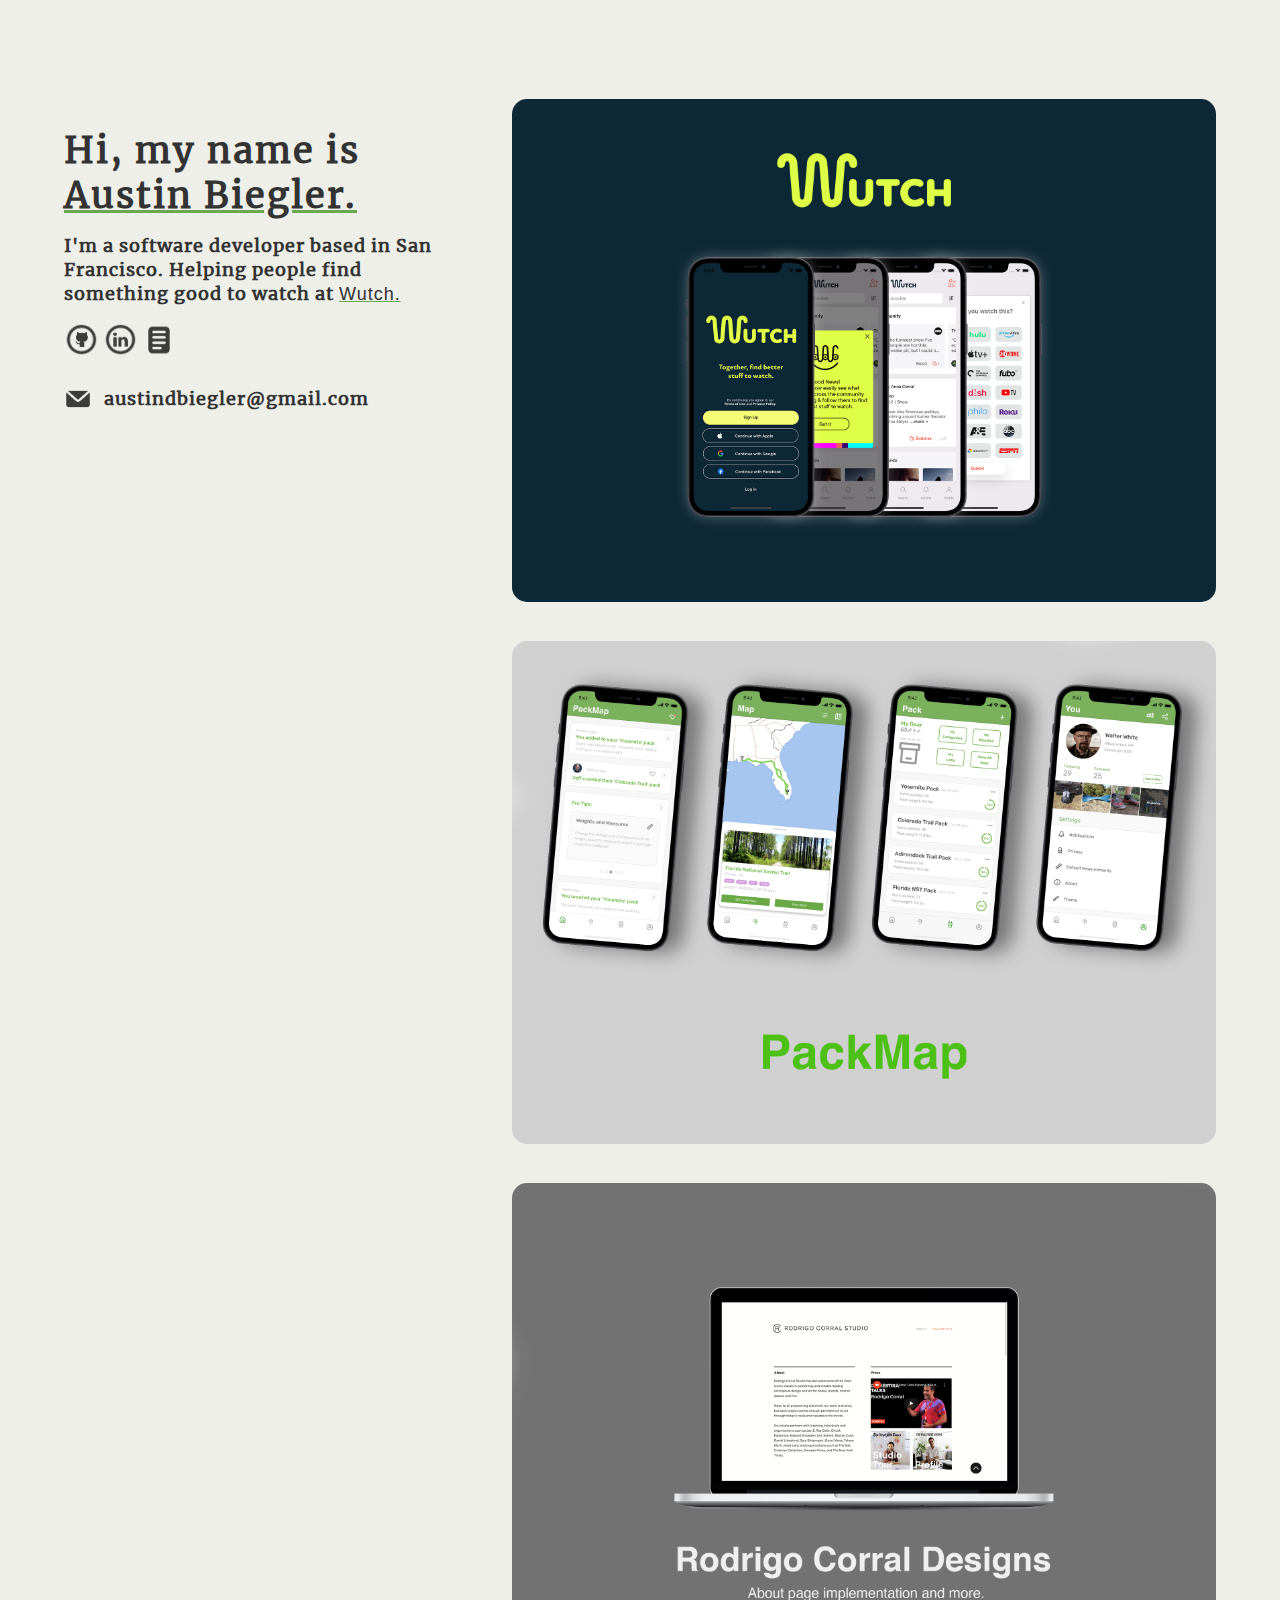
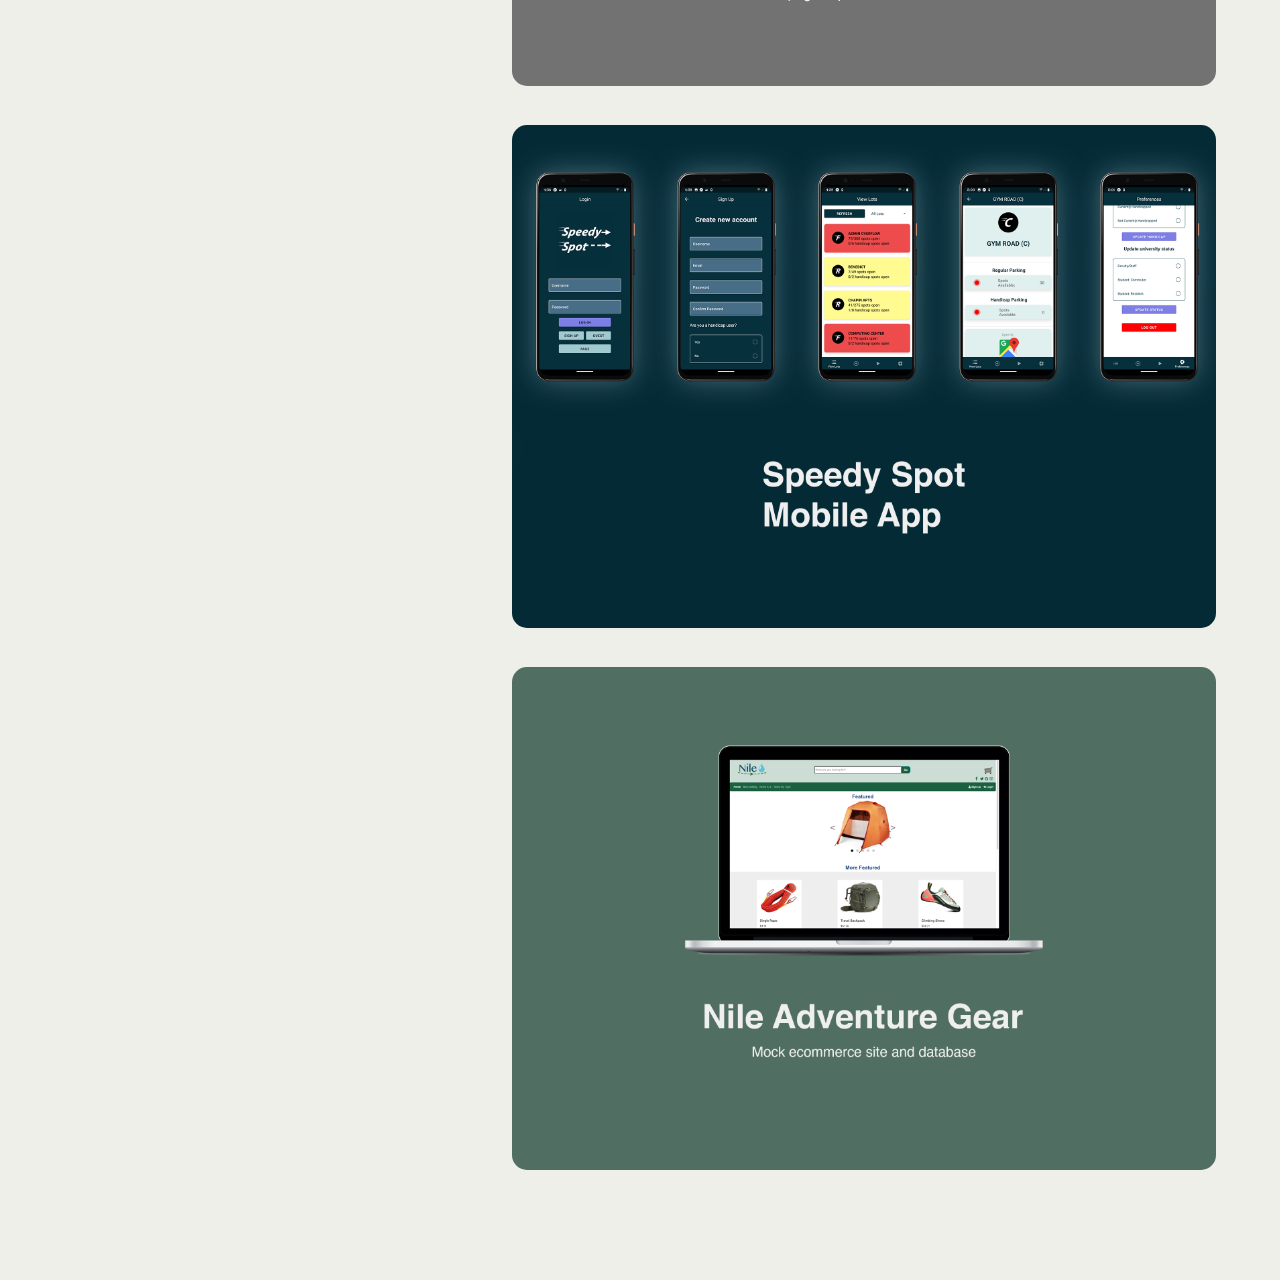
<file: index.html>
<!DOCTYPE html>
<html lang="en">
<head>
    <meta charset="UTF-8">
    <meta name="viewport" content="width=device-width, initial-scale=1.0">
    <title>Austin Biegler | Software Developer</title>
    <link rel="stylesheet" href="style.css">
</head>
<body style="background-color:#eeefe9;">
    <div class="header">
        <h1>Hi, my name is<br></h1>
        <a href="https://www.linkedin.com/in/austin-biegler/"><h1 id="name">Austin Biegler.</h1></a>
        <h3>I'm a software developer based in San Francisco. Helping people find something good to watch at <a href="https://www.wutchapp.com/"><span id="wutch">Wutch.</span></a></h3>
        <a href="https://github.com/Biegz" target="_blank"><img src="assets/icons/png/github-circle.png" alt=""></a>
        <a href="https://www.linkedin.com/in/austin-biegler/" target="_blank"><img src="assets/icons/png/linkedin-circle.png" alt=""></a>
        <a href="https://drive.google.com/file/d/1idtMxzfnictCswjlDKfMZlcBPkSFAJxf/view?usp=sharing" target="_blank"><img id="doc" src="assets/icons/png/doc-dark.png" alt=""></a>
        <br>
        <div id="email-row"><a href="mailto: austindbiegler@gmail.com" target="_blank"><h3 id="email"><img id="env" src="assets/icons/png/env-dark.png" alt="">austindbiegler@gmail.com</h3></a></div>
    </div>

    <div class="projects">
        <div class="project">
            <a href="wutch.html"><img src="assets/tiles/wutch_tile.png" alt=""></a>
        </div>
        <div class="project">
            <a href="packmap.html"><img src="assets/tiles/packmap_tile.png" alt=""></a>
        </div>
        <div class="project">
            <a href="rcd.html"><img src="assets/tiles/rcd.png" alt=""></a>
        </div>
        <div class="project">
            <a href="speedyspot.html"><img src="assets/tiles/speedyspot.png" alt=""></a>
        </div>
        <div class="project" style="padding-bottom: 15%;">
            <a href="nile.html"><img src="assets/tiles/nile.png" alt=""></a>
        </div>
    </div>
    <!-- <div>
        <hr class="solid">
    </div> -->
</body>

</html>
</file>
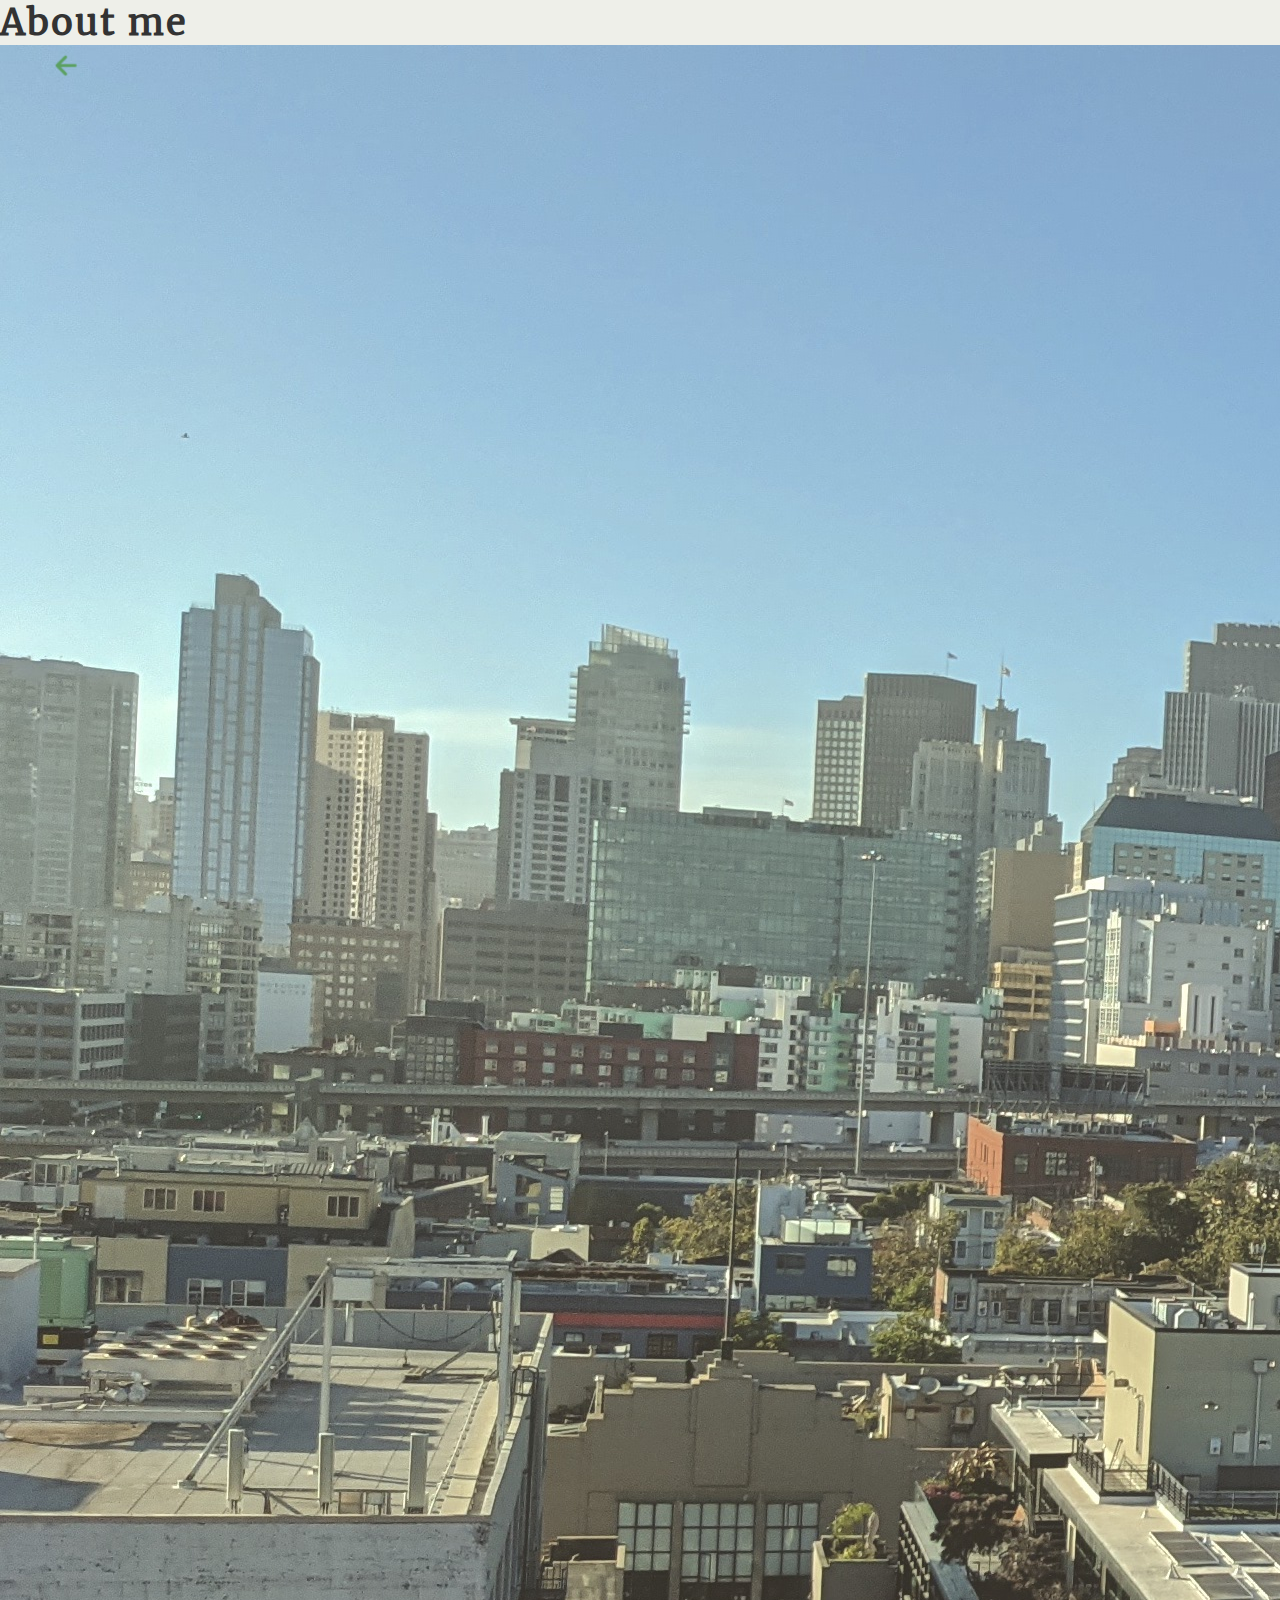
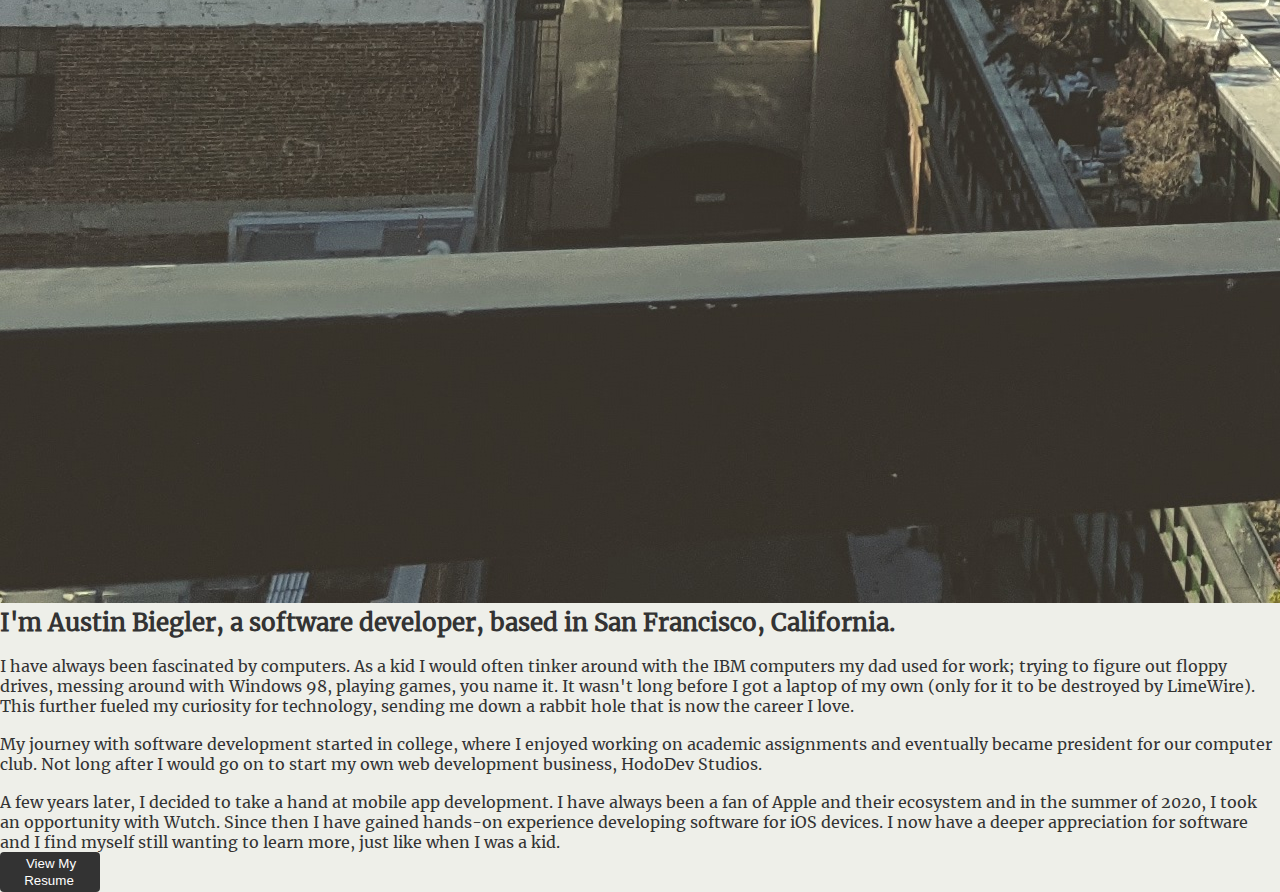
<file: about.html>
<!DOCTYPE html>
<html lang="en">
<head>
    <meta charset="UTF-8">
    <meta name="viewport" content="width=device-width, initial-scale=1.0">
    <title>Austin Biegler | Software Developer</title>
    <link rel="stylesheet" href="style.css">
</head>
<body style="background-color:#eeefe9;">

    <!-- ABOVE BANNER -->
    <a href="index.html"><img id="arrow" 
        onmouseover="this.src='assets/icons/arrow-left-green.png'"
        onmouseout="this.src='assets/icons/arrow-left.png'" 
        src="assets/icons/arrow-left.png" alt=""></a>


    <div class="about-banner">
        <h1>About me</h1>
        <img src="assets/PXL_20210912_005126433.jpg" alt="">
    </div>

    <div class="about-description">
        <h2>I'm Austin Biegler, a software developer, based in San Francisco, California. </h2>
        <br>
        <p>I have always been fascinated by computers. As a kid I would often tinker around with the IBM computers my dad used for work; trying to figure out floppy drives, messing around with Windows 98, playing games, you name it. It wasn't long before I got a laptop of my own (only for it to be destroyed by LimeWire). This further fueled my curiosity for technology, sending me down a rabbit hole that is now the career I love.</p>
        <br>
        <p>My journey with software development started in college, where I enjoyed working on academic assignments and eventually became president for our computer club. Not long after I would go on to start my own web development business, HodoDev Studios.</p>
        <br>
        <p>A few years later, I decided to take a hand at mobile app development. I have always been a fan of Apple and their ecosystem and in the summer of 2020, I took an opportunity with Wutch. Since then I have gained hands-on experience developing software for iOS devices. I now have a deeper appreciation for software and I find myself still wanting to learn more, just like when I was a kid. </p>
        <div class="resume-button">
            <a href="https://drive.google.com/file/d/1srbm1oPHchSDcod5DL-wHfkUJ7FJv5nt/view?usp=sharing" target="_blank"><button class="btn1"><span class="button-text">View My Resume</span></button></a>
        </div>

    </div>



</body>

</html>
</file>
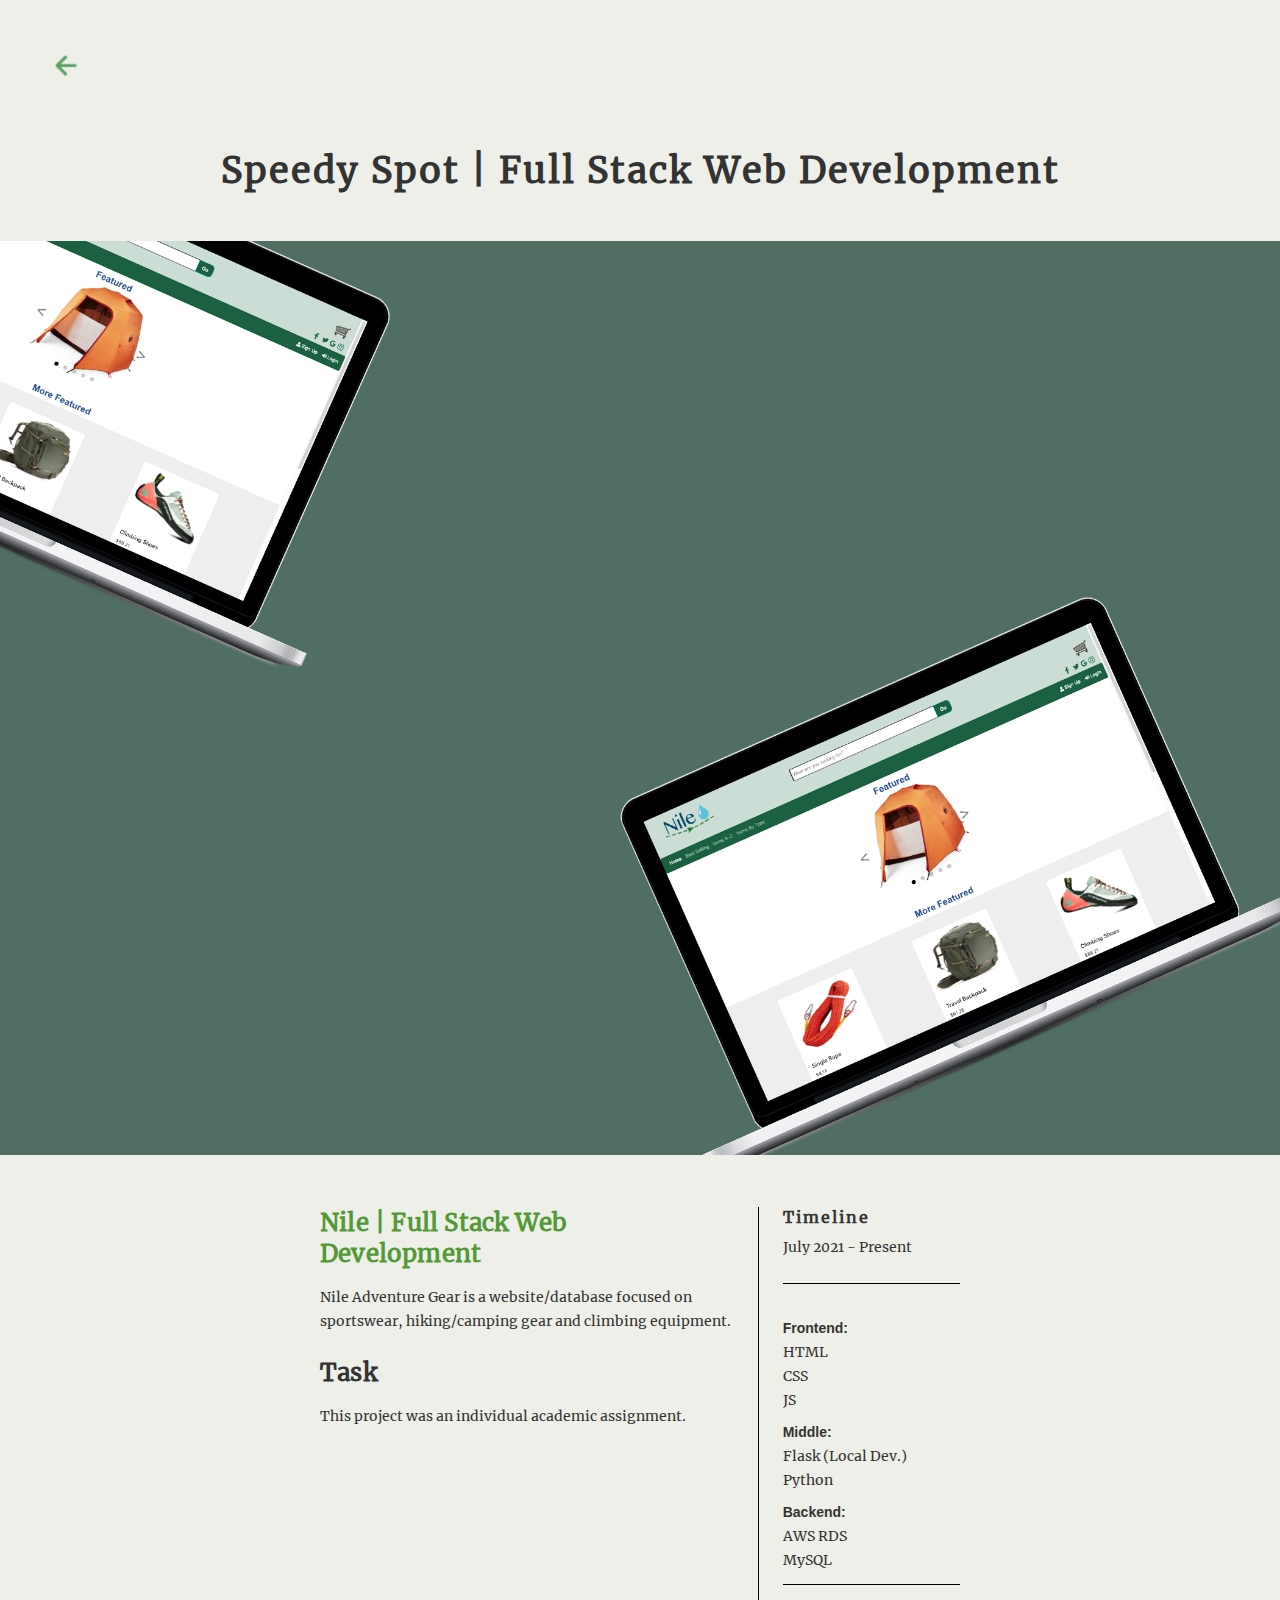
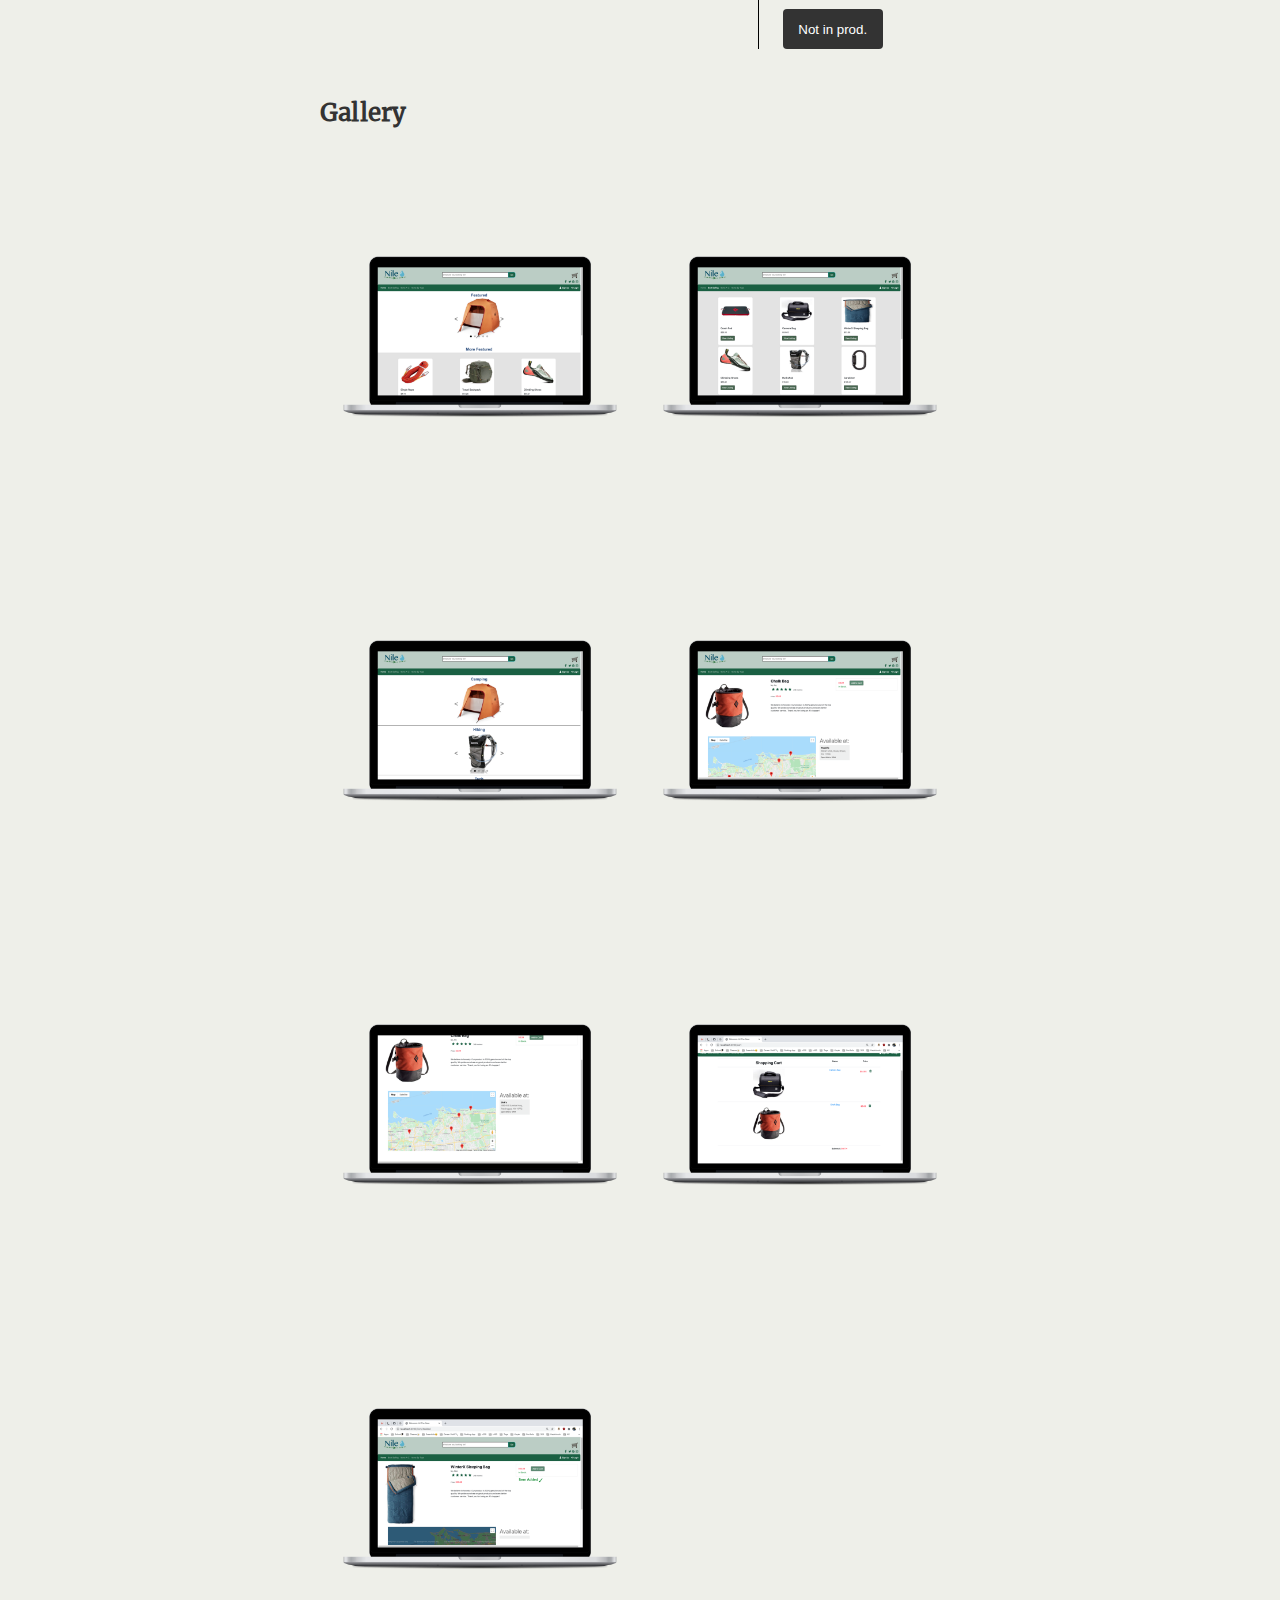
<file: nile.html>
<!DOCTYPE html>
<html lang="en">
<head>
    <meta charset="UTF-8">
    <meta name="viewport" content="width=device-width, initial-scale=1.0">
    <title>Austin Biegler | Software Developer</title>
    <link rel="stylesheet" href="style.css">
</head>
<body style="background-color:#eeefe9;">

    <a href="index.html"></a>

    <!-- ABOVE BANNER -->
    <a href="index.html"><img id="arrow" 
        onmouseover="this.src='assets/icons/arrow-left-green.png'"
        onmouseout="this.src='assets/icons/arrow-left.png'" 
        src="assets/icons/arrow-left.png" alt=""></a>



    <div class="project-header">
        <h1>Speedy Spot | Full Stack Web Development</h1>
    </div>


    <!-- BANNER -->
    <div class="banner">
        <img src="assets/tiles/banners/nile_banner.png" alt="">
    </div>


    <!-- DESCRIPTION -->
    <div class="wrapper">
        <section class="left">
            <article class="post">
                <h1 style="color: #539936;">Nile | Full Stack Web Development</h1>
                <p>Nile Adventure Gear is a website/database focused on sportswear, hiking/camping gear and climbing equipment.</p>

            </article>
            <article class="post">
                <h1>Task</h1>
                <p>This project was an individual academic assignment.</p>
            </article>

        </section>

        <section class="right">
            <article class="side-bar-item">
                <h2>Timeline</h2>
                <p>July 2021 - Present</p>
            </article>
            <article class="side-bar-item">
                <li style="padding-top: 8px;"><b>Frontend:</b></li>
                <li>HTML</li>
                <li>CSS</li>
                <li>JS</li>

                <li style="padding-top: 8px;"><b>Middle:</b></li>
                <li>Flask (Local Dev.)</li>
                <li>Python</li>

                <li style="padding-top: 8px;"><b>Backend:</b></li>
                <li>AWS RDS</li>
                <li style="padding-bottom: 12px;">MySQL</li>
            </article>
            <a><button class="btn1"><span class="button-text">Not in prod.</span></button></a>
        </section>
    </div>

    <!-- DETAIL -->
    <div class="activity">


        <article class="post">
            <h1>Gallery</h1>
        </article>


        <div class="wrapper-activity">
            <div class="feature-left" style="width: 50%;">
                <img id="mac" src="projects/nile/1_macbookpro13_front.png" alt="">
            </div>
            <div class="feature-right" style="width: 50%;">
                <img id="mac" src="projects/nile/2_macbookpro13_front.png" alt="">
            </div>
        </div>
        <div class="wrapper-activity">
            <div class="feature-left" style="width: 50%;">
                <img id="mac" src="projects/nile/3_macbookpro13_front.png" alt="">
            </div>
            <div class="feature-right" style="width: 50%;">
                <img id="mac" src="projects/nile/4_macbookpro13_front.png" alt="">
            </div>
        </div>
        <div class="wrapper-activity">
            <div class="feature-left" style="width: 50%;">
                <img id="mac" src="projects/nile/5_macbookpro13_front.png" alt="">
            </div>
            <div class="feature-right" style="width: 50%;">
                <img id="mac" src="projects/nile/6_macbookpro13_front.png" alt="">
            </div>
        </div>
        <div class="wrapper-activity">
            <div class="feature-left" style="width: 50%;">
                <img id="mac" src="projects/nile/7_macbookpro13_front.png" alt="">
            </div>
        </div>

        


    </div>
    <script>
        var coll = document.getElementsByClassName("collapsible");
        var i;

        console.log(coll[0].children[0].textContent)


        

        for (i = 0; i < coll.length; i++) {
        coll[i].addEventListener("click", function() {

            this.classList.toggle("active");
            var content = this.nextElementSibling;
            if (content.style.display === "block") {
                this.children[0].children[0].src = "assets/icons/arrow-down.png"
                content.style.display = "none";
            } else {
                content.style.display = "block";
                this.children[0].children[0].src = "assets/icons/arrow-up.png"
            }
        });
        }
    </script>


</body>

</html>
</file>
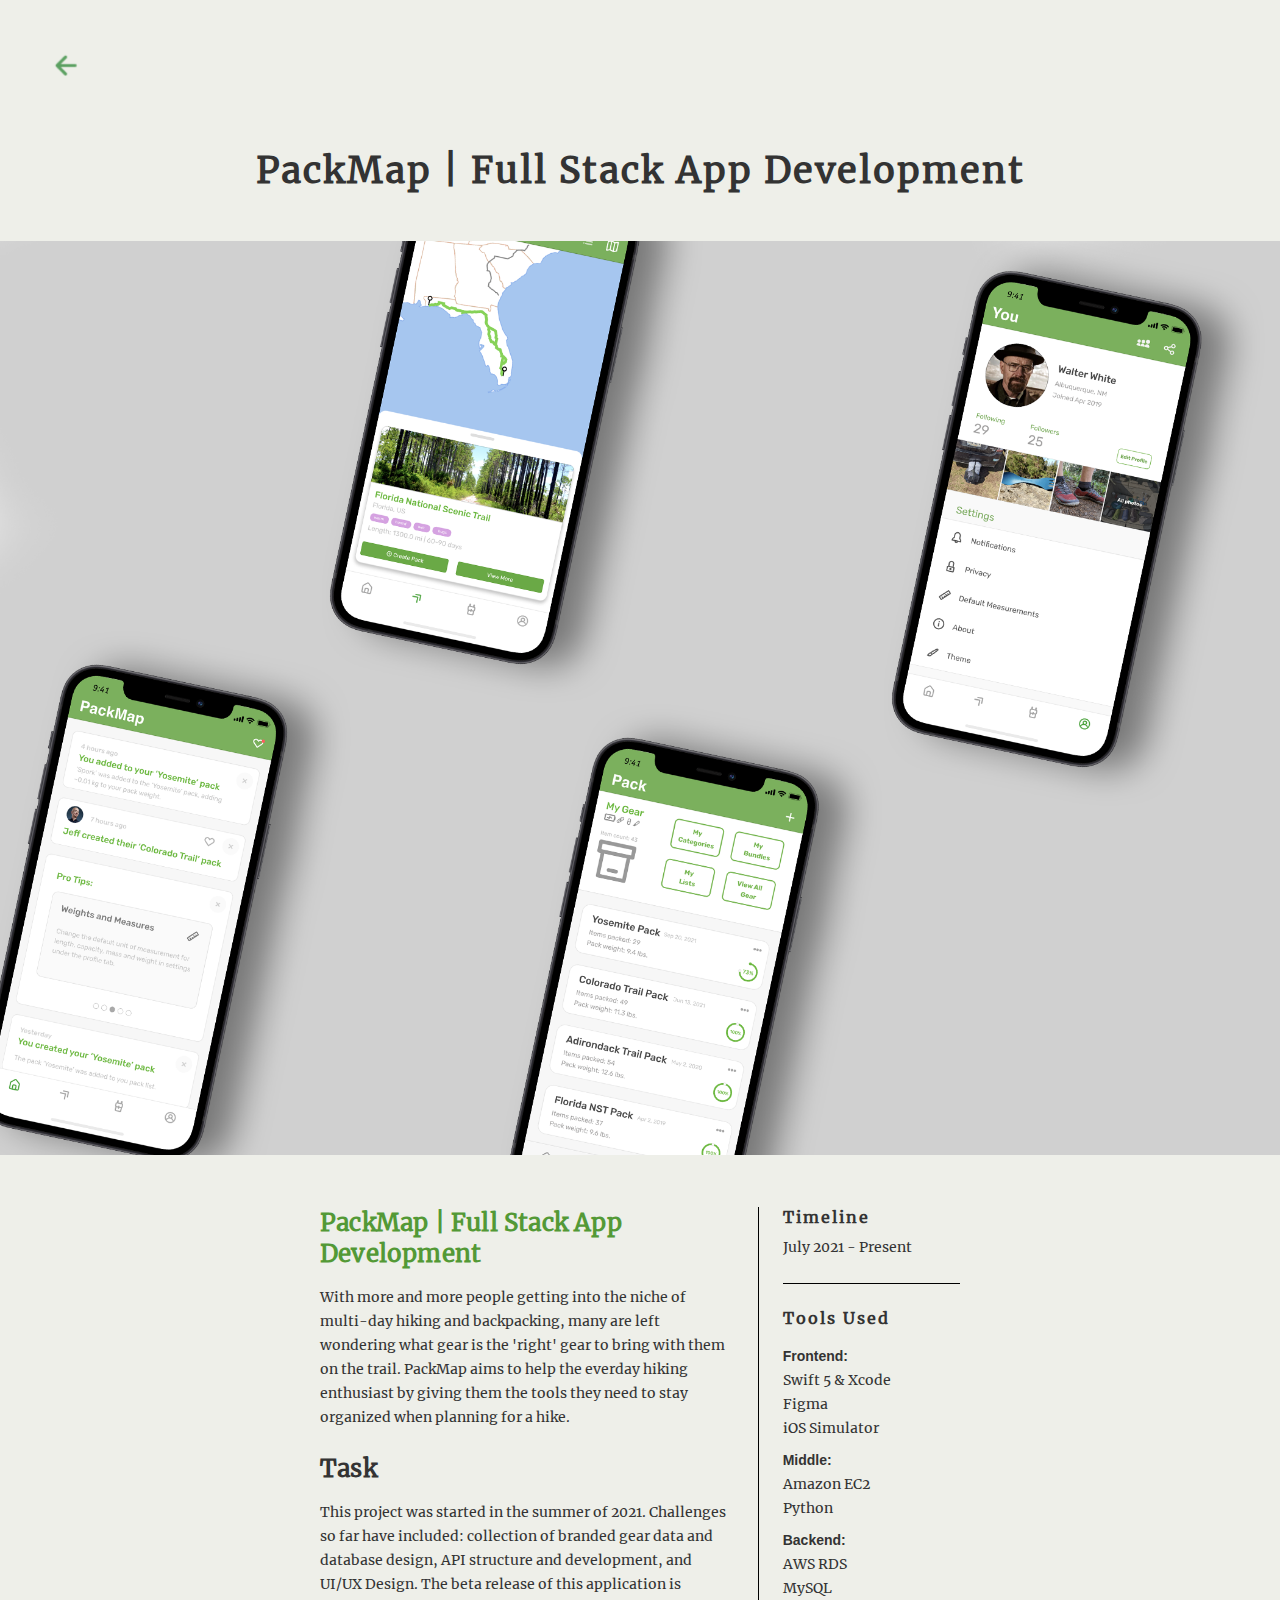
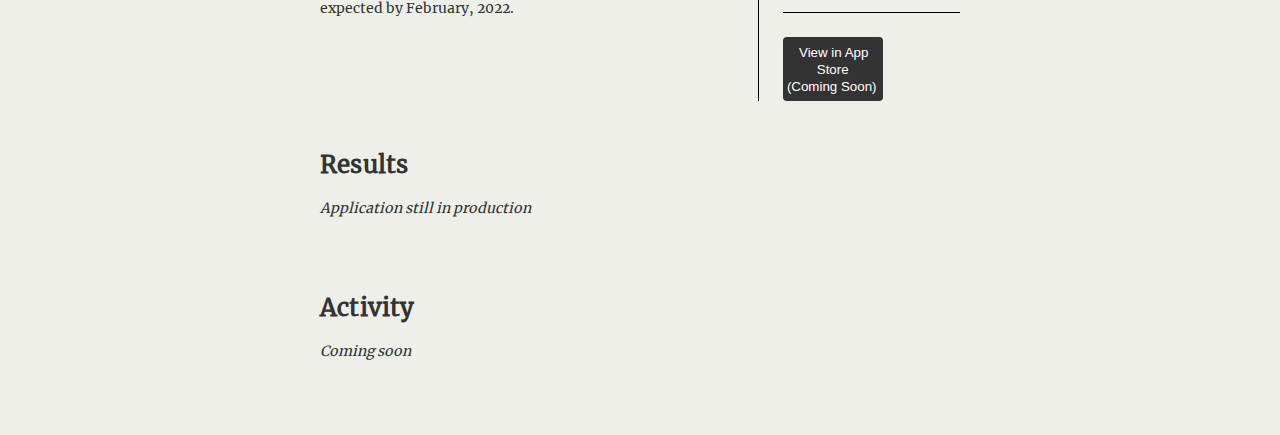
<file: packmap.html>
<!DOCTYPE html>
<html lang="en">
<head>
    <meta charset="UTF-8">
    <meta name="viewport" content="width=device-width, initial-scale=1.0">
    <title>Austin Biegler | Software Developer</title>
    <link rel="stylesheet" href="style.css">
</head>
<body style="background-color:#eeefe9;">

    <a href="index.html"></a>

    <!-- ABOVE BANNER -->
    <a href="index.html"><img id="arrow" 
        onmouseover="this.src='assets/icons/arrow-left-green.png'"
        onmouseout="this.src='assets/icons/arrow-left.png'" 
        src="assets/icons/arrow-left.png" alt=""></a>



    <div class="project-header">
        <h1>PackMap | Full Stack App Development</h1>
    </div>


    <!-- BANNER -->
    <div class="banner">
        <img src="assets/tiles/banners/packmap_banner.png" alt="">
    </div>


    <!-- DESCRIPTION -->
    <div class="wrapper">
        <section class="left">
            <article class="post">
                <h1 style="color: #539936;">PackMap | Full Stack App Development</h1>
                <p>With more and more people getting into the niche of multi-day hiking and backpacking, many are left wondering what gear is the 'right' gear to bring with them on the trail. PackMap aims to help the everday hiking enthusiast by giving them the tools they need to stay organized when planning for a hike.</p>

            </article>
            <article class="post">
                <h1>Task</h1>
                <p>This project was started in the summer of 2021. Challenges so far have included: collection of branded gear data and database design, API structure and development, and UI/UX Design. The beta release of this application is expected by February, 2022. 
            </article>

        </section>

        <section class="right">
            <article class="side-bar-item">
                <h2>Timeline</h2>
                <p>July 2021 - Present</p>
            </article>
            <article class="side-bar-item">
                <h2>Tools Used</h2>

                <li style="padding-top: 8px;"><b>Frontend:</b></li>
                <li>Swift 5 & Xcode</li>
                <li>Figma</li>
                <li>iOS Simulator</li>

                <li style="padding-top: 8px;"><b>Middle:</b></li>
                <li>Amazon EC2</li>
                <li>Python</li>

                <li style="padding-top: 8px;"><b>Backend:</b></li>
                <li>AWS RDS</li>
                <li style="padding-bottom: 12px;">MySQL</li>

            </article>
            <a><button class="btn1" style="height: 64px;"><span class="button-text">View in App Store <br>(Coming Soon)</span></button></a>
        </section>
    </div>

    <!-- DETAIL -->
    <div class="activity">

        <article class="post" style="padding-bottom: 48px;">
            <h1>Results</h1>
            <p style="font-style: italic;">Application still in production</p>
        </article>

        <article class="post">
            <h1>Activity</h1>
            <p style="font-style: italic;">Coming soon</p>
        </article>


        <!-- Community Card  -->
        <!-- <button type="button" class="collapsible">Feed | Community Card<span class="expand"><img src="assets/icons/arrow-down.png" alt=""></span></button>
        <div class="content">
            <div class="wrapper-activity">
                <div class="feature-left">
                    <h2>Feed | Community Card</h2>
                    <li>Shows the latest on what is going on in the Wutch community</li>
                    <li>Pinned to the top of the feed</li>
                    <li>Users can interact by liking, going to the associated user's profile, or tapping on the card to go to the main title screen</li>
                    <li>Increases user to user outreach</li>
                    <li>Can contain an indefinite number of 'comment cards' within the horizontable scroll section</li>
                </div>
                <div class="feature-right">
                    <img src="projects/wutch/wutch photos/communitycard.png" alt="">
                </div>
            </div>
        </div> -->


        <!-- MODAL  -->
        <!-- <button type="button" class="collapsible">Pop-up Modal<span class="expand"><img src="assets/icons/arrow-down.png" alt=""></span></button>
        <div class="content">
            <div class="wrapper-activity">
                <div class="feature-left">
                    <h2>Pop-up Modal</h2>
                    <li>Modal appears upon new installations and after updating the application</li>
                    <li>Users can press 'Got it', the upper-right 'x' or outside the modal to close it</li>
                </div>
                <div class="feature-right">
                    <img src="projects/wutch/wutch photos/modal.png" alt="">
                </div>
            </div>
        </div> -->
        

        


    </div>
    <script>
        var coll = document.getElementsByClassName("collapsible");
        var i;

        console.log(coll[0].children[0].textContent)


        

        for (i = 0; i < coll.length; i++) {
        coll[i].addEventListener("click", function() {

            this.classList.toggle("active");
            var content = this.nextElementSibling;
            if (content.style.display === "block") {
                this.children[0].children[0].src = "assets/icons/arrow-down.png"
                content.style.display = "none";
            } else {
                content.style.display = "block";
                this.children[0].children[0].src = "assets/icons/arrow-up.png"
            }
        });
        }
    </script>

</body>

</html>
</file>
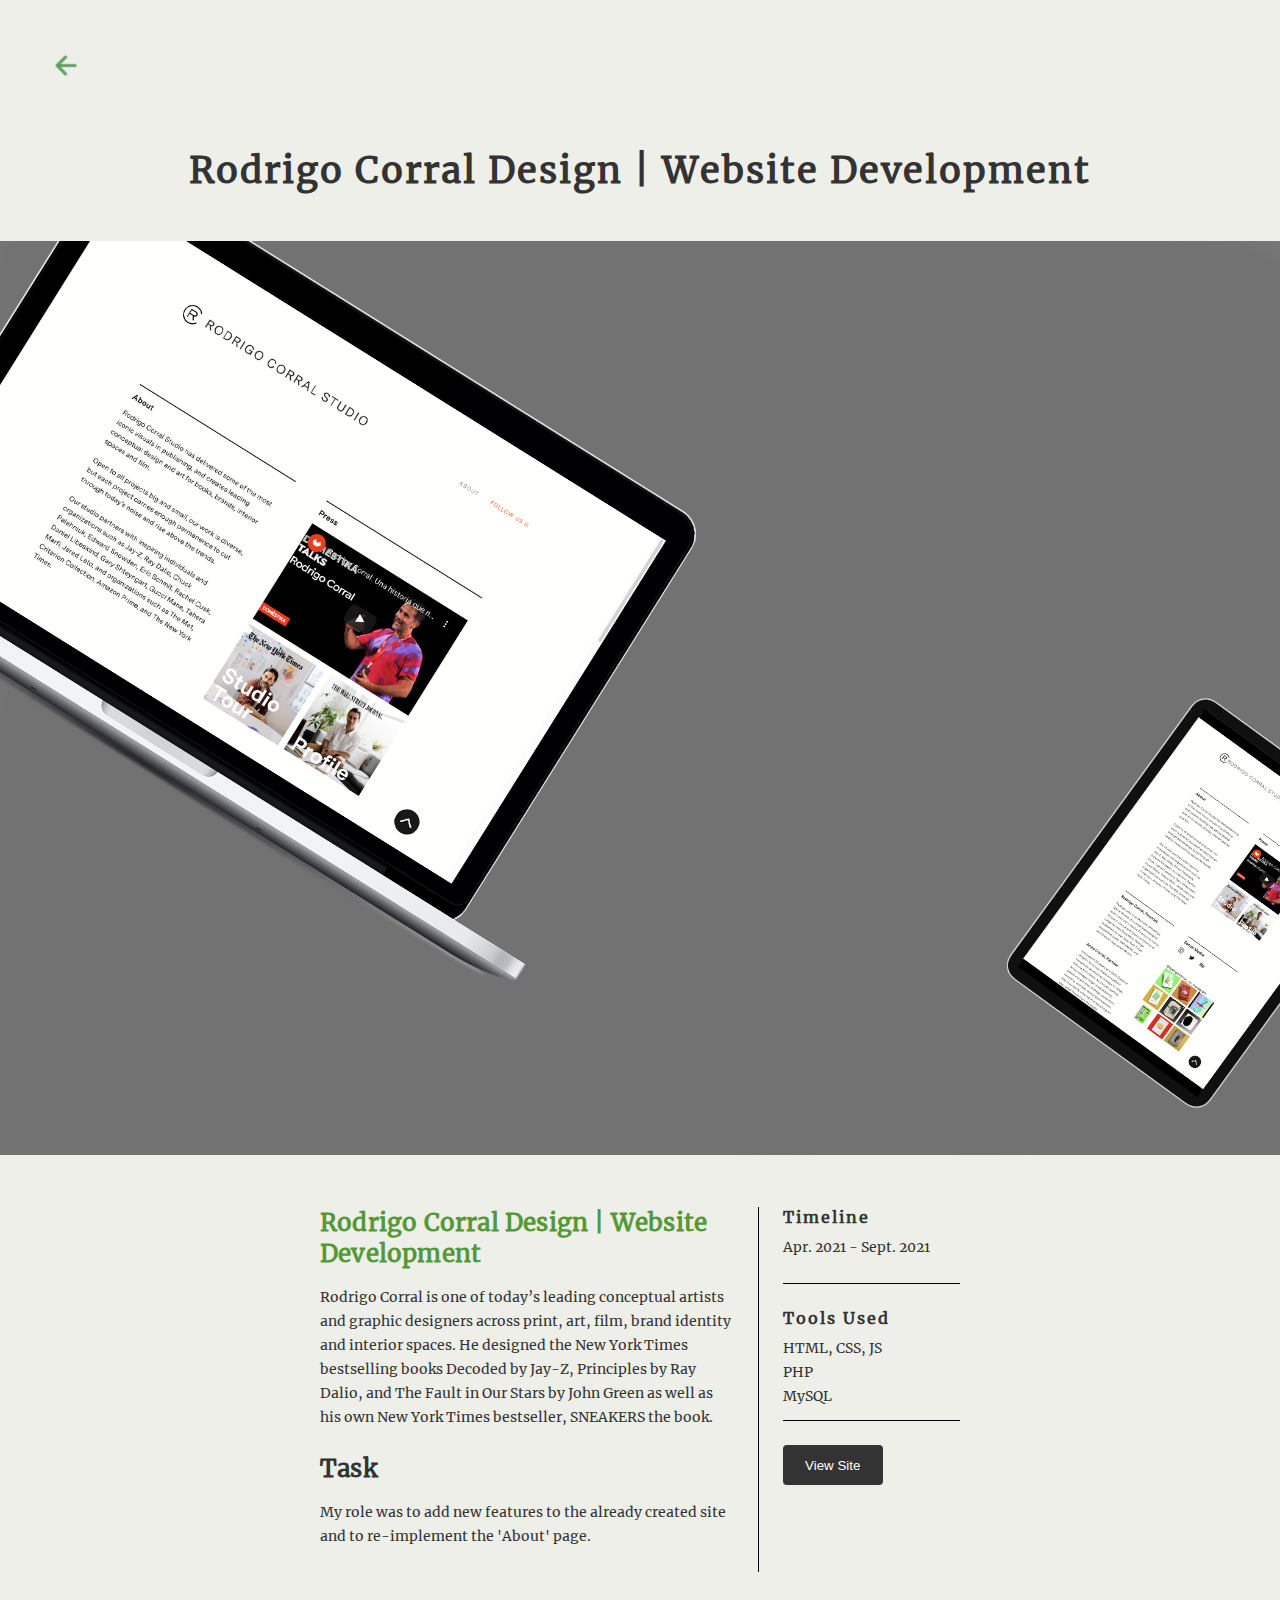
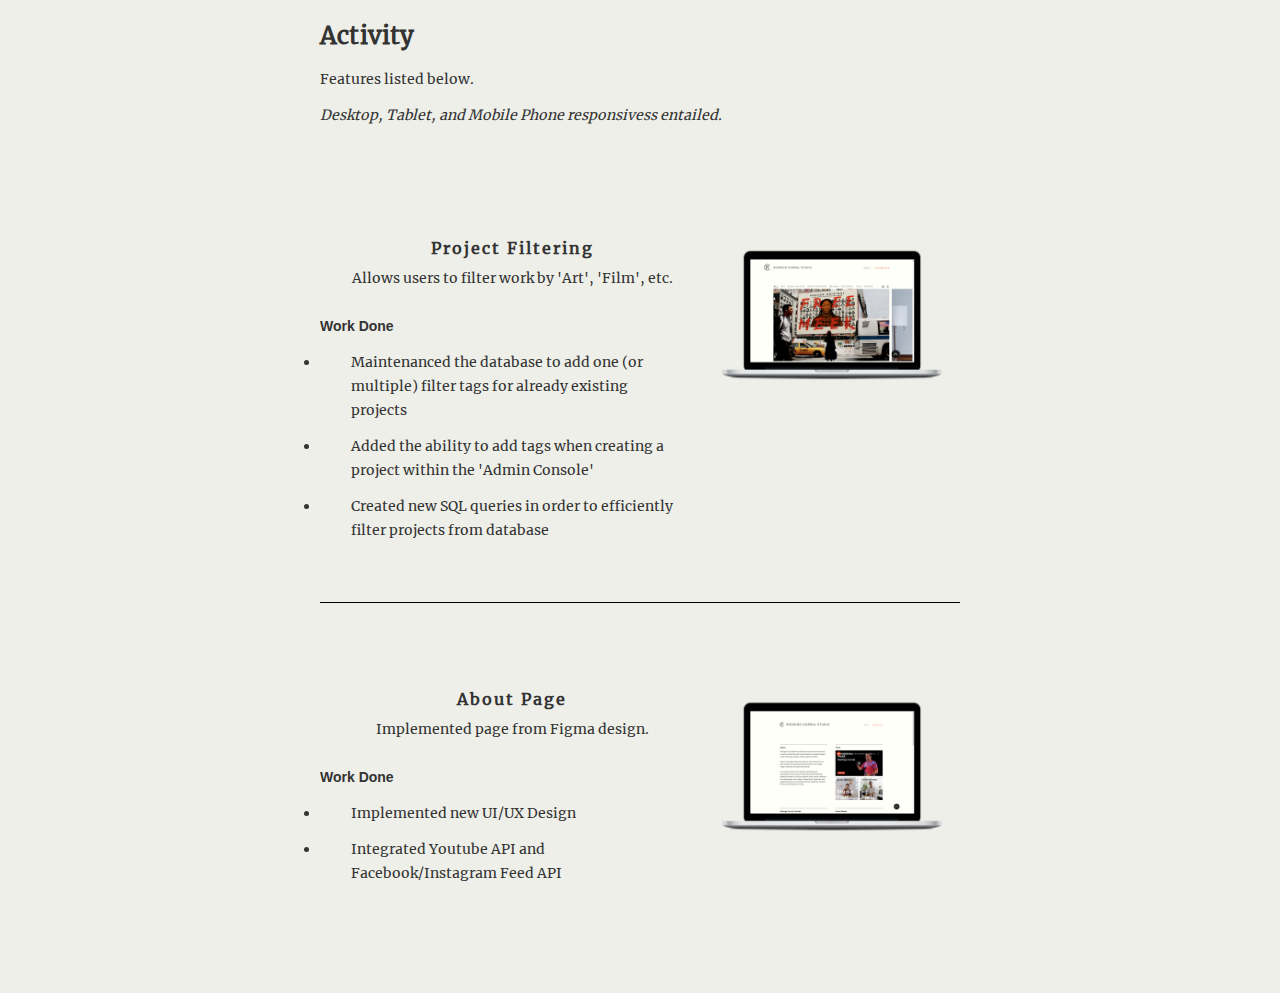
<file: rcd.html>
<!DOCTYPE html>
<html lang="en">
<head>
    <meta charset="UTF-8">
    <meta name="viewport" content="width=device-width, initial-scale=1.0">
    <title>Austin Biegler | Software Developer</title>
    <link rel="stylesheet" href="style.css">
</head>
<body style="background-color:#eeefe9;">

    <a href="index.html"></a>

    <!-- ABOVE BANNER -->
    <a href="index.html"><img id="arrow" 
        onmouseover="this.src='assets/icons/arrow-left-green.png'"
        onmouseout="this.src='assets/icons/arrow-left.png'" 
        src="assets/icons/arrow-left.png" alt=""></a>



    <div class="project-header">
        <h1>Rodrigo Corral Design | Website Development</h1>
    </div>


    <!-- BANNER -->
    <div class="banner">
        <img src="assets/tiles/banners/rcd_banner.png" alt="">
    </div>


    <!-- DESCRIPTION -->
    <div class="wrapper">
        <section class="left">
            <article class="post">
                <h1 style="color: #539936;">Rodrigo Corral Design | Website Development</h1>
                <p>Rodrigo Corral is one of today’s leading conceptual artists and graphic designers across print, art, film, brand identity and interior spaces. He designed the New York Times bestselling books Decoded by Jay-Z, Principles by Ray Dalio, and The Fault in Our Stars by John Green as well as his own New York Times bestseller, SNEAKERS the book.</p>

            </article>
            <article class="post">
                <h1>Task</h1>
                <p>My role was to add new features to the already created site and to re-implement the 'About' page.</p>
            </article>

        </section>

        <section class="right">
            <article class="side-bar-item">
                <h2>Timeline</h2>
                <p>Apr. 2021 - Sept. 2021</p>
            </article>
            <article class="side-bar-item">
                <h2>Tools Used</h2>
                <li>HTML, CSS, JS</li>
                <li>PHP</li>
                <li style="padding-bottom: 12px;">MySQL</li>
            </article>
            <a href="http://rodrigocorral.com/" target="_blank"><button class="btn1"><span class="button-text">View Site</span></button></a>
        </section>
    </div>

    <!-- DETAIL -->
    <div class="activity">

        <article class="post">
            <h1>Activity</h1>
            <p>Features listed below.</p>
            <p style="font-style: italic; margin-top: -12px;">Desktop, Tablet, and Mobile Phone responsivess entailed.</p>
        </article>

        <!-- HOMEPAGE -->
        <div class="wrapper-activity" style="border-bottom: 1px solid black;">
            <div class="feature-left">
                <h2>Project Filtering</h2>
                <p style="margin-left: auto;margin-right: auto;width: 90%;text-align: center;">Allows users to filter work by 'Art', 'Film', etc.</p>
                <p><b>Work Done</b></p>
                <li style="margin-top: -12px;">Maintenanced the database to add one (or multiple) filter tags for already existing projects</li>
                <li>Added the ability to add tags when creating a project within the 'Admin Console'</li>
                <li>Created new SQL queries in order to efficiently filter projects from database</li>


            </div>
            <div class="feature-right"">
                <img id="mac" src="projects/rcd/home.png" alt="">
            </div>
        </div>

        <div class="wrapper-activity">
            <div class="feature-left">
                <h2>About Page</h2>
                <p style="margin-left: auto;margin-right: auto;width: 90%;text-align: center;">Implemented page from Figma design.</p>
                <p><b>Work Done</b></p>
                <li style="margin-top: -12px;">Implemented new UI/UX Design</li>
                <li>Integrated Youtube API and Facebook/Instagram Feed API</li>
            </div>
            <div class="feature-right"">
                <img id="mac" src="projects/rcd/about.png" alt="">
            </div>
        </div>



    </div>
    <script>
        var coll = document.getElementsByClassName("collapsible");
        var i;

        console.log(coll[0].children[0].textContent)


        

        for (i = 0; i < coll.length; i++) {
        coll[i].addEventListener("click", function() {

            this.classList.toggle("active");
            var content = this.nextElementSibling;
            if (content.style.display === "block") {
                this.children[0].children[0].src = "assets/icons/arrow-down.png"
                content.style.display = "none";
            } else {
                content.style.display = "block";
                this.children[0].children[0].src = "assets/icons/arrow-up.png"
            }
        });
        }
    </script>


</body>

</html>
</file>
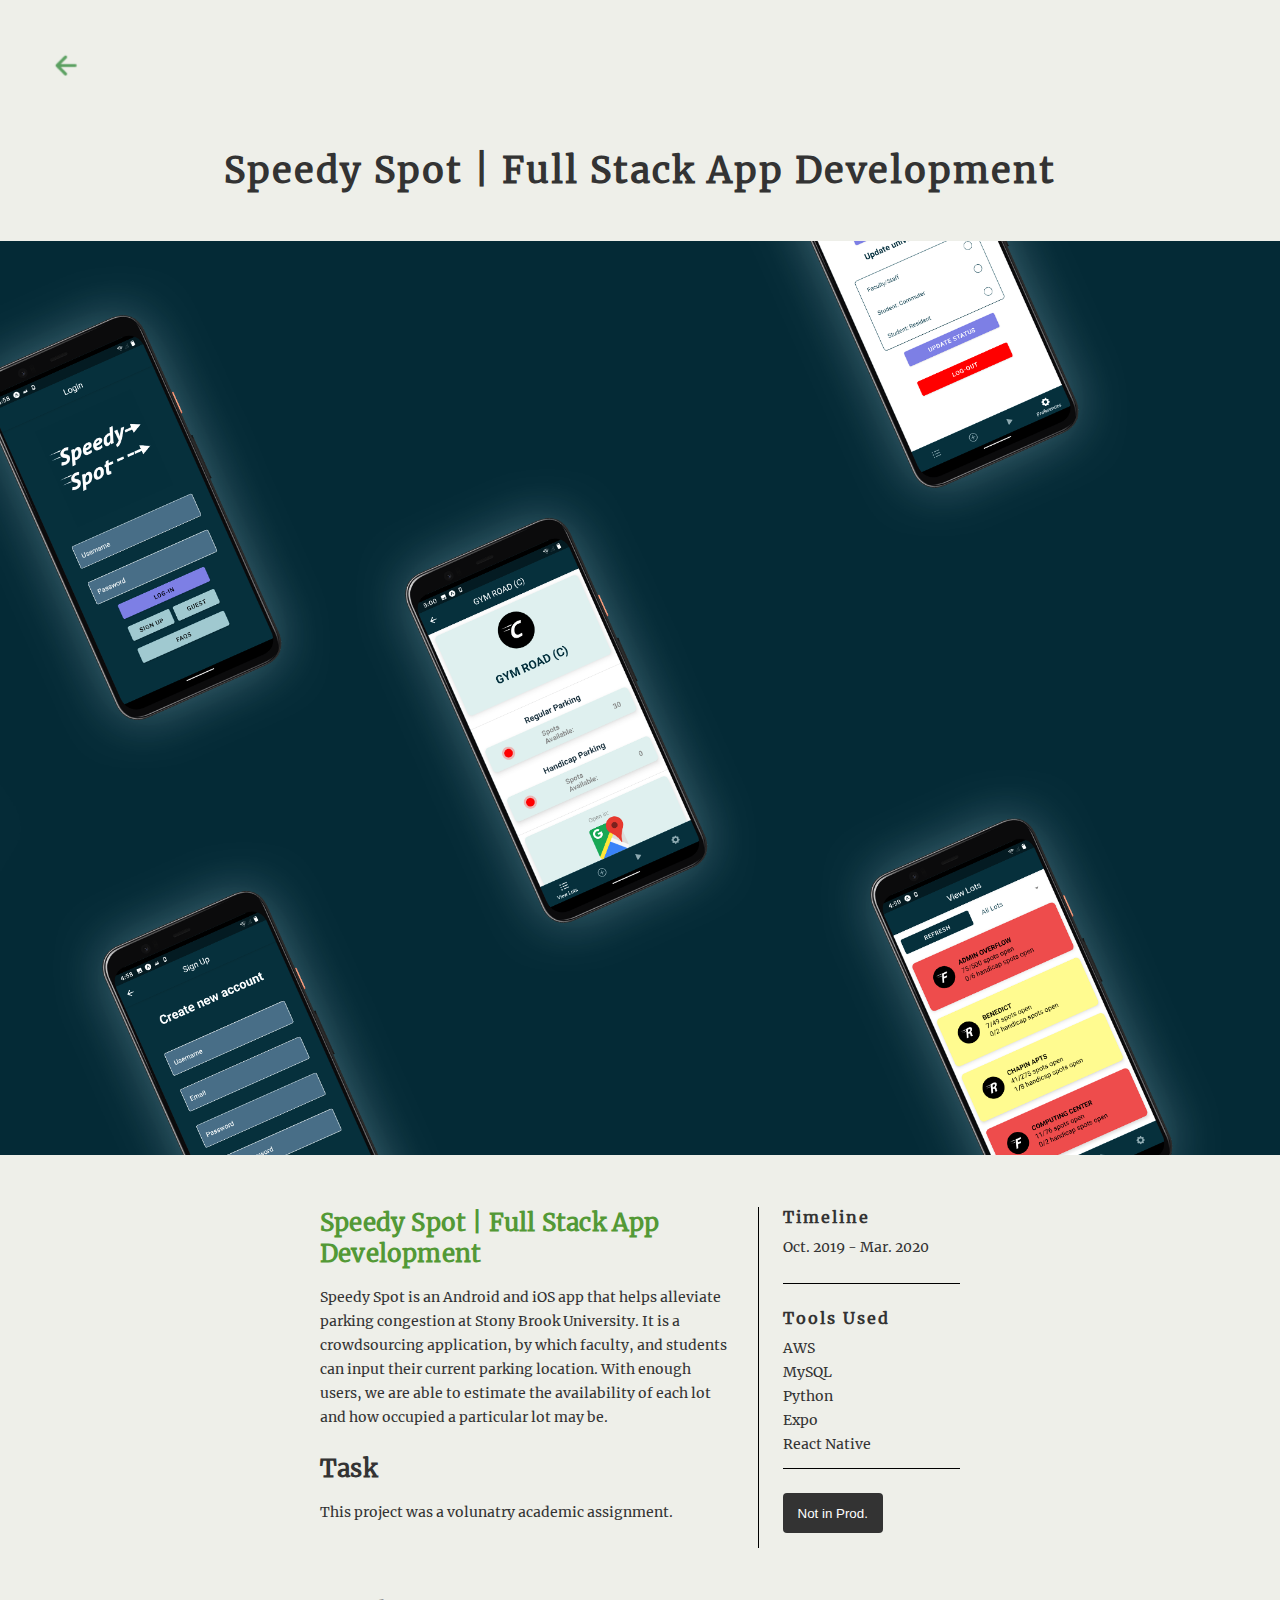
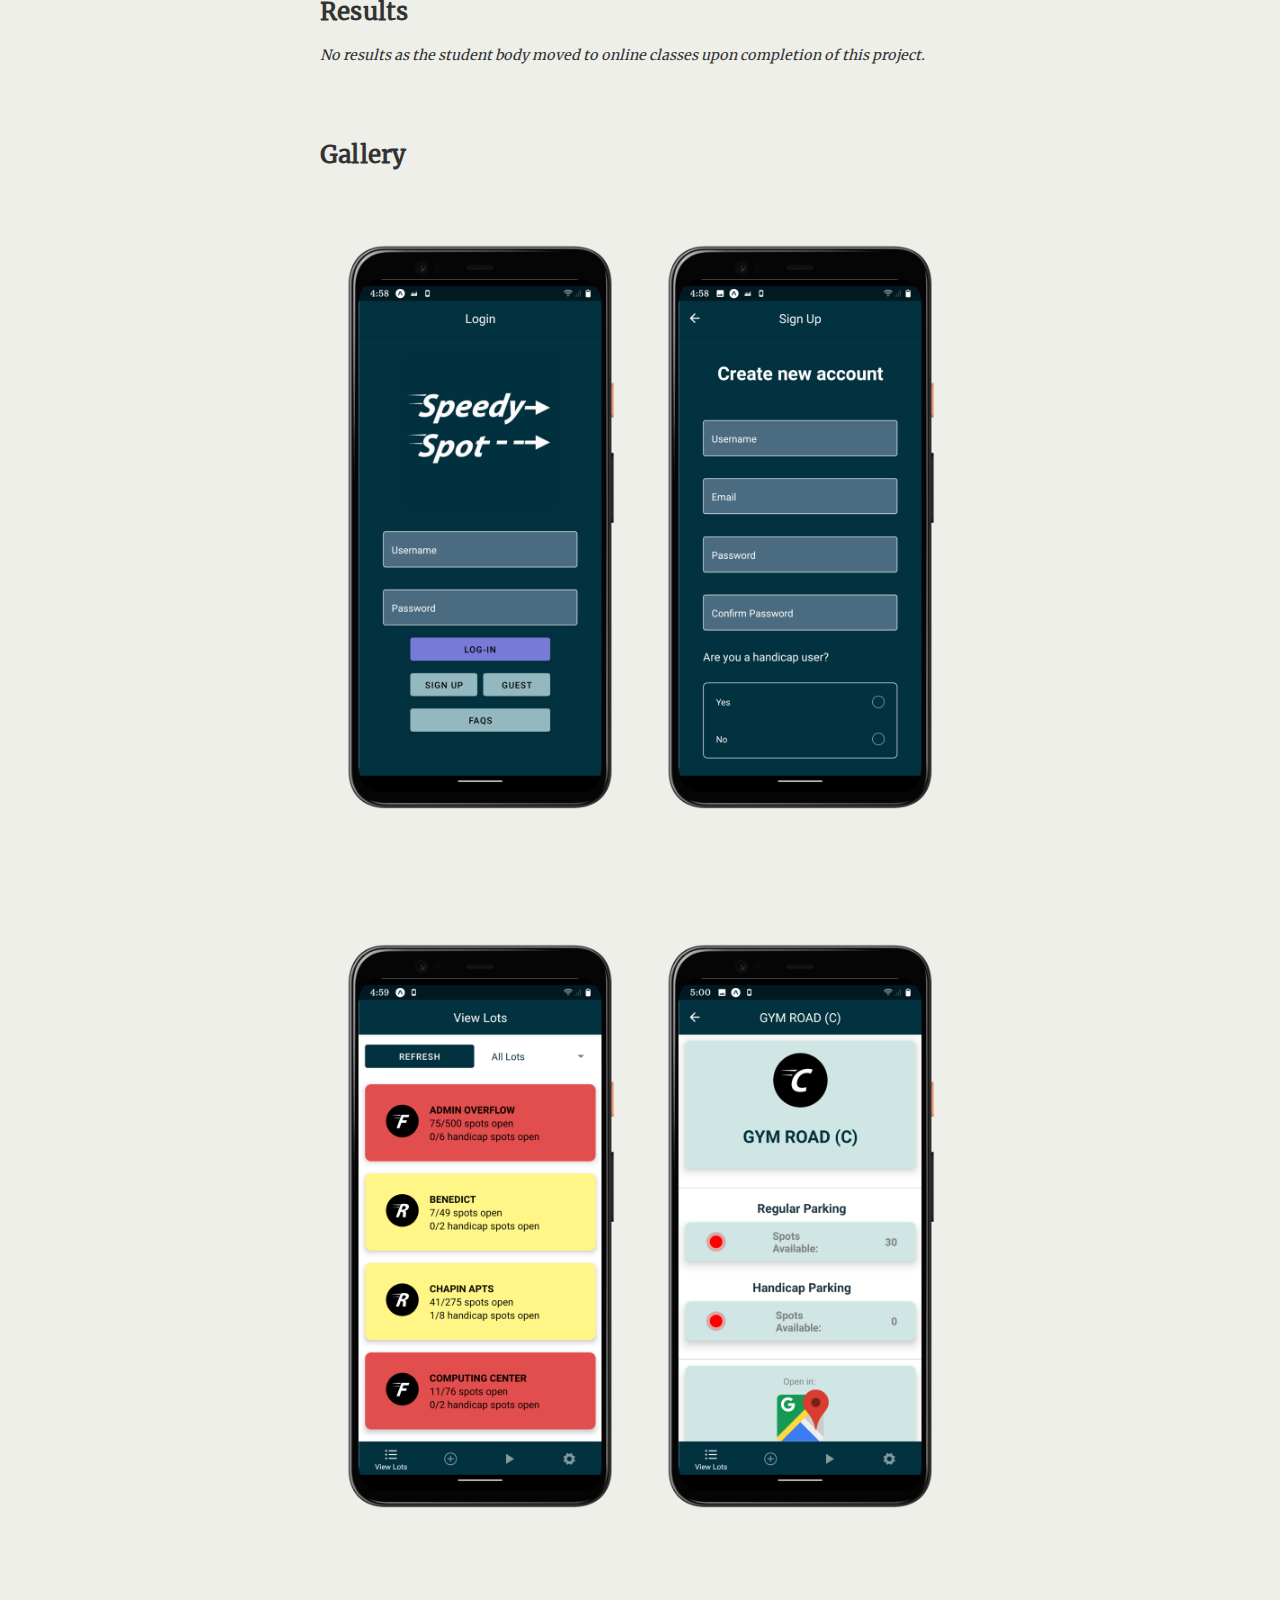
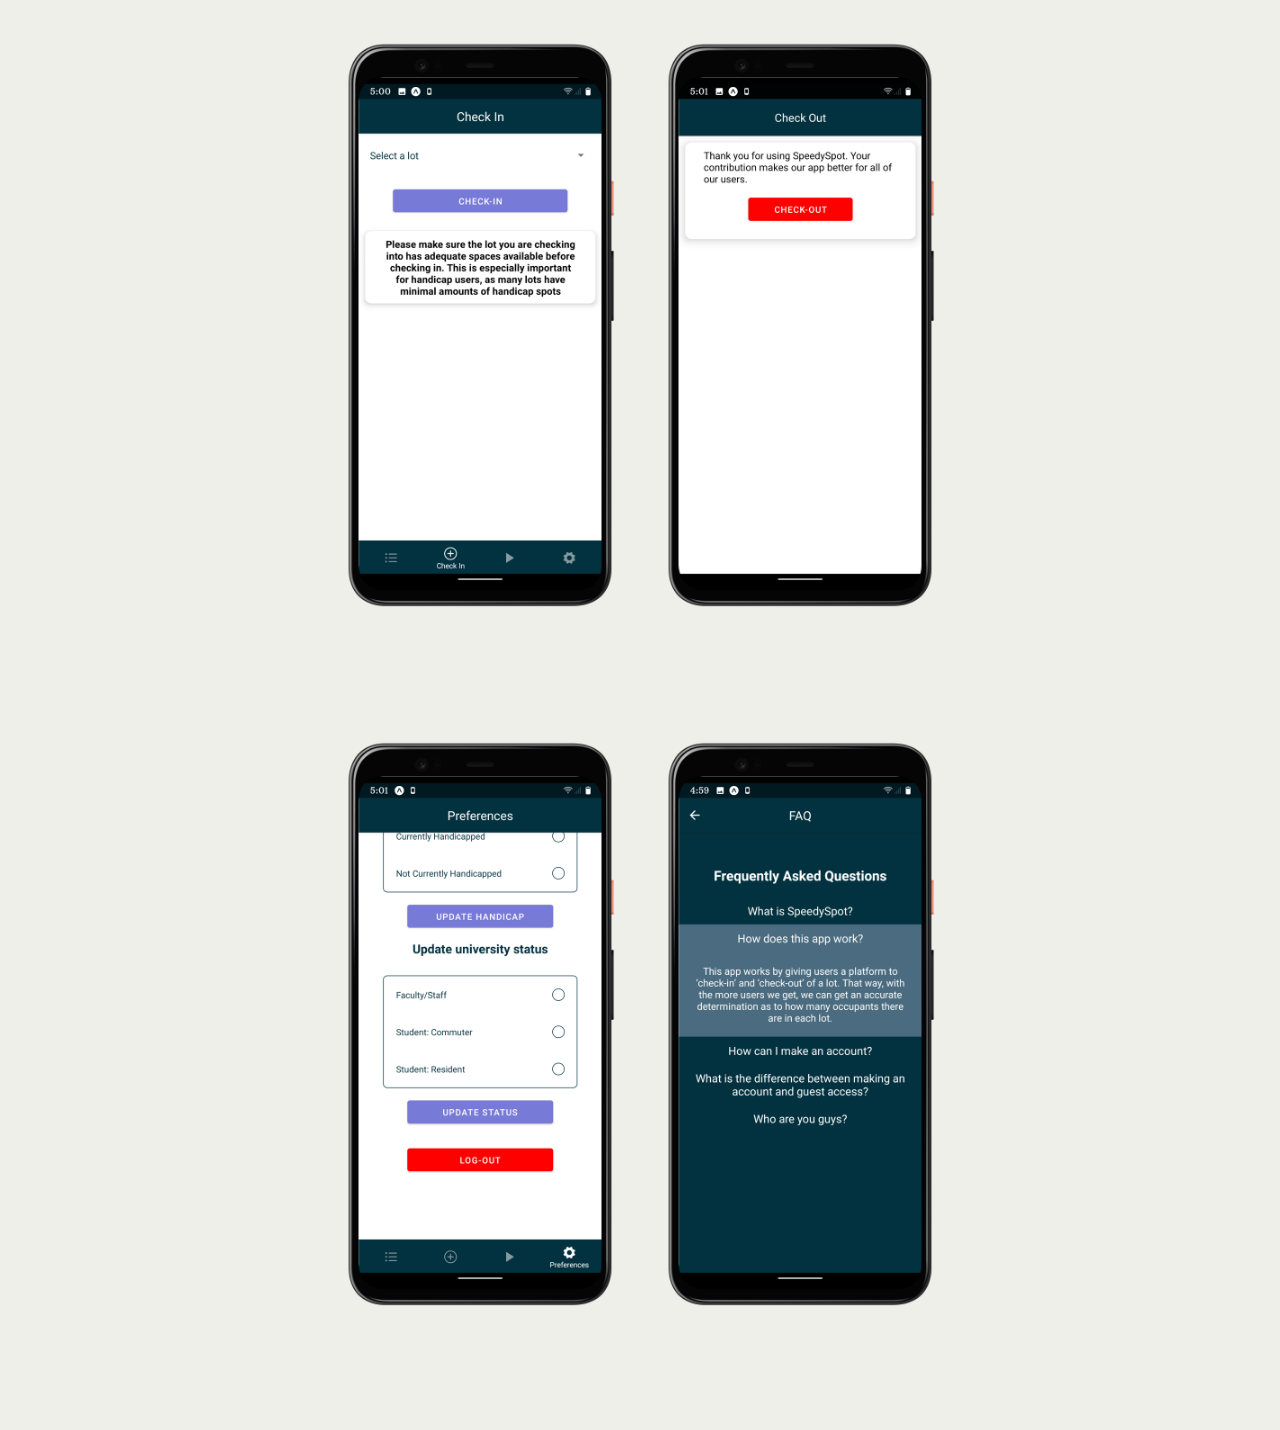
<file: speedyspot.html>
<!DOCTYPE html>
<html lang="en">
<head>
    <meta charset="UTF-8">
    <meta name="viewport" content="width=device-width, initial-scale=1.0">
    <title>Austin Biegler | Software Developer</title>
    <link rel="stylesheet" href="style.css">
</head>
<body style="background-color:#eeefe9;">

    <a href="index.html"></a>

    <!-- ABOVE BANNER -->
    <a href="index.html"><img id="arrow" 
        onmouseover="this.src='assets/icons/arrow-left-green.png'"
        onmouseout="this.src='assets/icons/arrow-left.png'" 
        src="assets/icons/arrow-left.png" alt=""></a>


    <div class="project-header">
        <h1>Speedy Spot | Full Stack App Development</h1>
    </div>


    <!-- BANNER -->
    <div class="banner">
        <img src="assets/tiles/banners/speedyspot_banner.png" alt="">
    </div>


    <!-- DESCRIPTION -->
    <div class="wrapper">
        <section class="left">
            <article class="post">
                <h1 style="color: #539936;">Speedy Spot | Full Stack App Development</h1>
                <p>Speedy Spot is an Android and iOS app that helps alleviate parking congestion at Stony Brook University. It is a crowdsourcing application, by which faculty, and students can input their current parking location. With enough users, we are able to estimate the availability of each lot and how occupied a particular lot may be.</p>

            </article>
            <article class="post">
                <h1>Task</h1>
                <p>This project was a volunatry academic assignment.</p>
            </article>

        </section>

        <section class="right">
            <article class="side-bar-item">
                <h2>Timeline</h2>
                <p>Oct. 2019 - Mar. 2020</p>
            </article>
            <article class="side-bar-item">
                <h2>Tools Used</h2>
                <li>AWS</li>
                <li>MySQL</li>
                <li>Python</li>
                <li>Expo</li>
                <li style="padding-bottom: 12px;">React Native</li>
            </article>
            <a><button class="btn1"><span class="button-text">Not in Prod.</span></button></a>
        </section>
    </div>

    <!-- DETAIL -->
    <div class="activity">

        <article class="post" style="padding-bottom: 48px;">
            <h1>Results</h1>
            <p style="font-style: italic;">No results as the student body moved to online classes upon completion of this project.</p>
        </article>

        <article class="post">
            <h1>Gallery</h1>
        </article>



        <div class="wrapper-activity">
            <div class="feature-left" style="width: 50%;">
                <img src="projects/speedyspot/1.png" alt="">
            </div>
            <div class="feature-right" style="width: 50%;">
                <img src="projects/speedyspot/2.png" alt="">
            </div>
        </div>
        <div class="wrapper-activity">
            <div class="feature-left" style="width: 50%;">
                <img src="projects/speedyspot/3.png" alt="">
            </div>
            <div class="feature-right" style="width: 50%;">
                <img src="projects/speedyspot/4.png" alt="">
            </div>
        </div>
        <div class="wrapper-activity">
            <div class="feature-left" style="width: 50%;">
                <img src="projects/speedyspot/5.png" alt="">
            </div>
            <div class="feature-right" style="width: 50%;">
                <img src="projects/speedyspot/6.png" alt="">
            </div>
        </div>
        <div class="wrapper-activity">
            <div class="feature-left" style="width: 50%;">
                <img src="projects/speedyspot/7.png" alt="">
            </div>
            <div class="feature-right" style="width: 50%;">
                <img src="projects/speedyspot/8.png" alt="">
            </div>
        </div>



        


    </div>
    <script>
        var coll = document.getElementsByClassName("collapsible");
        var i;

        console.log(coll[0].children[0].textContent)


        

        for (i = 0; i < coll.length; i++) {
        coll[i].addEventListener("click", function() {

            this.classList.toggle("active");
            var content = this.nextElementSibling;
            if (content.style.display === "block") {
                this.children[0].children[0].src = "assets/icons/arrow-down.png"
                content.style.display = "none";
            } else {
                content.style.display = "block";
                this.children[0].children[0].src = "assets/icons/arrow-up.png"
            }
        });
        }
    </script>


</body>

</html>
</file>
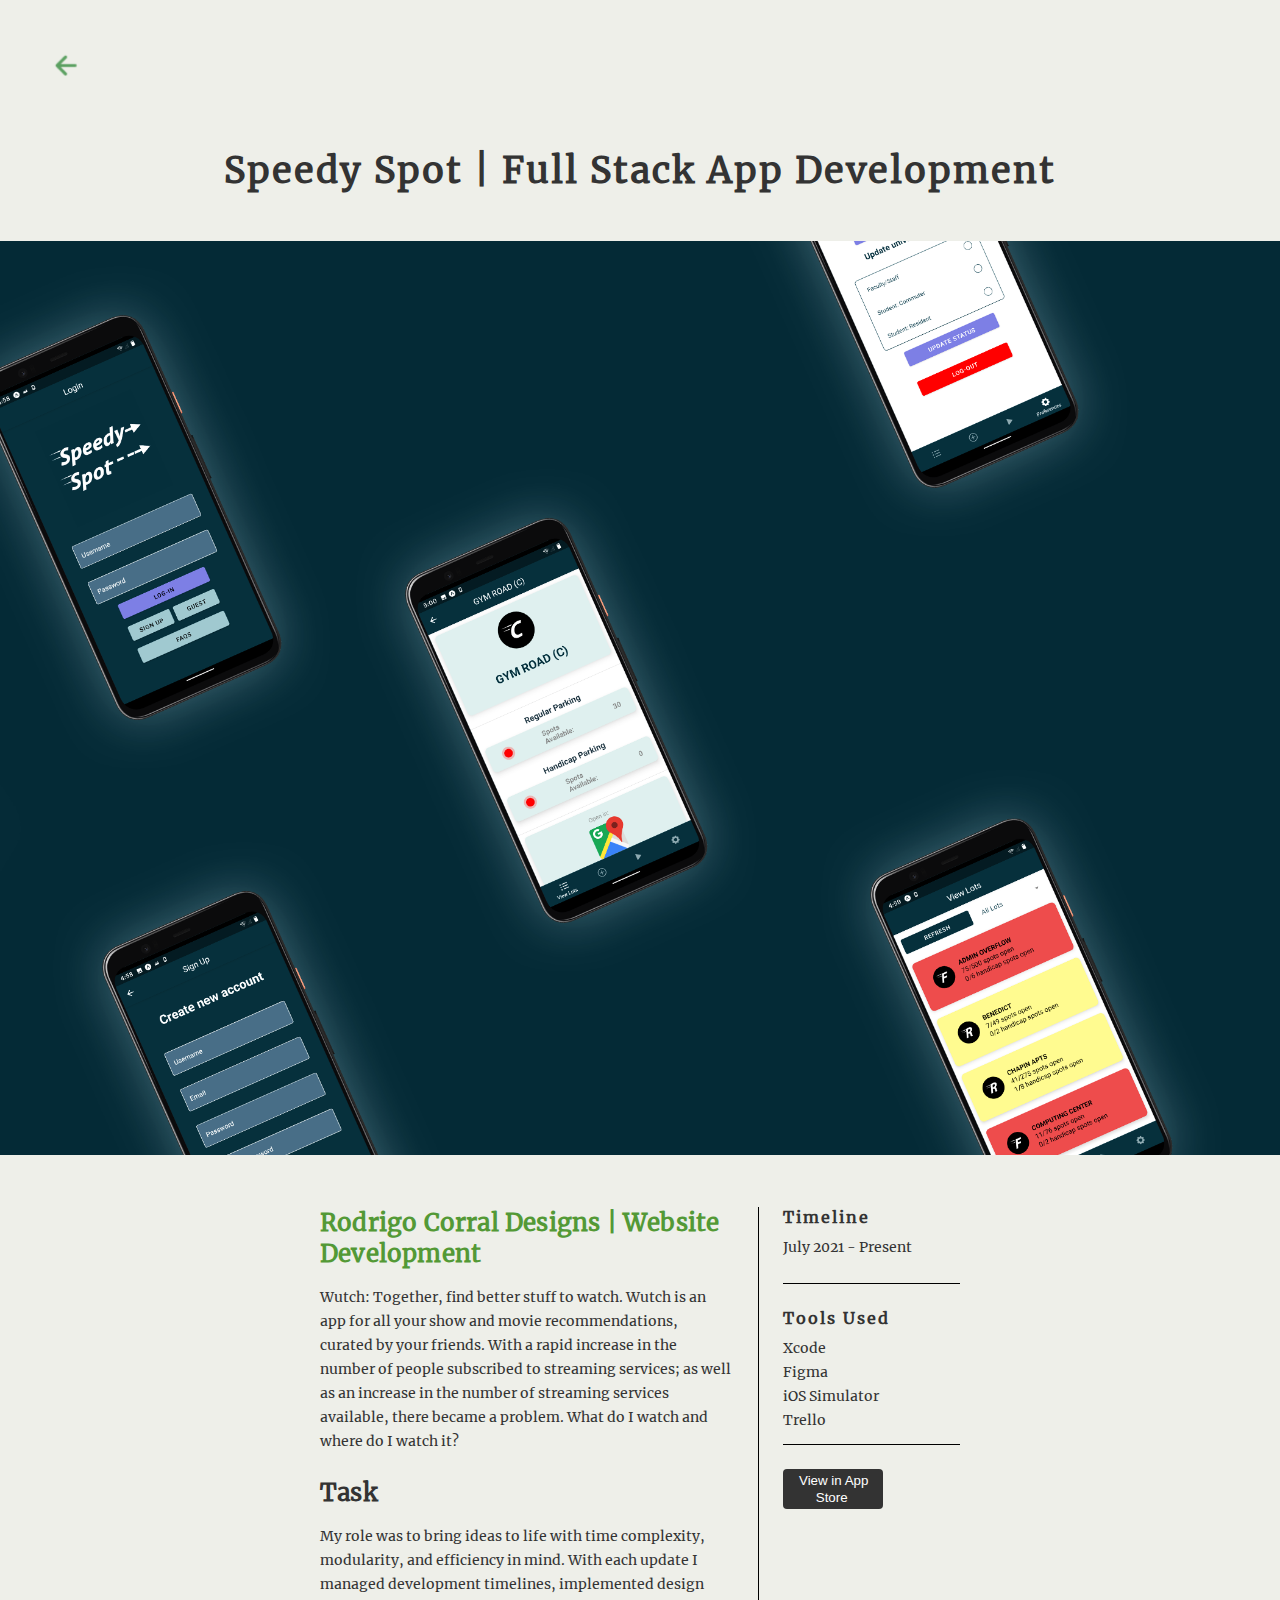
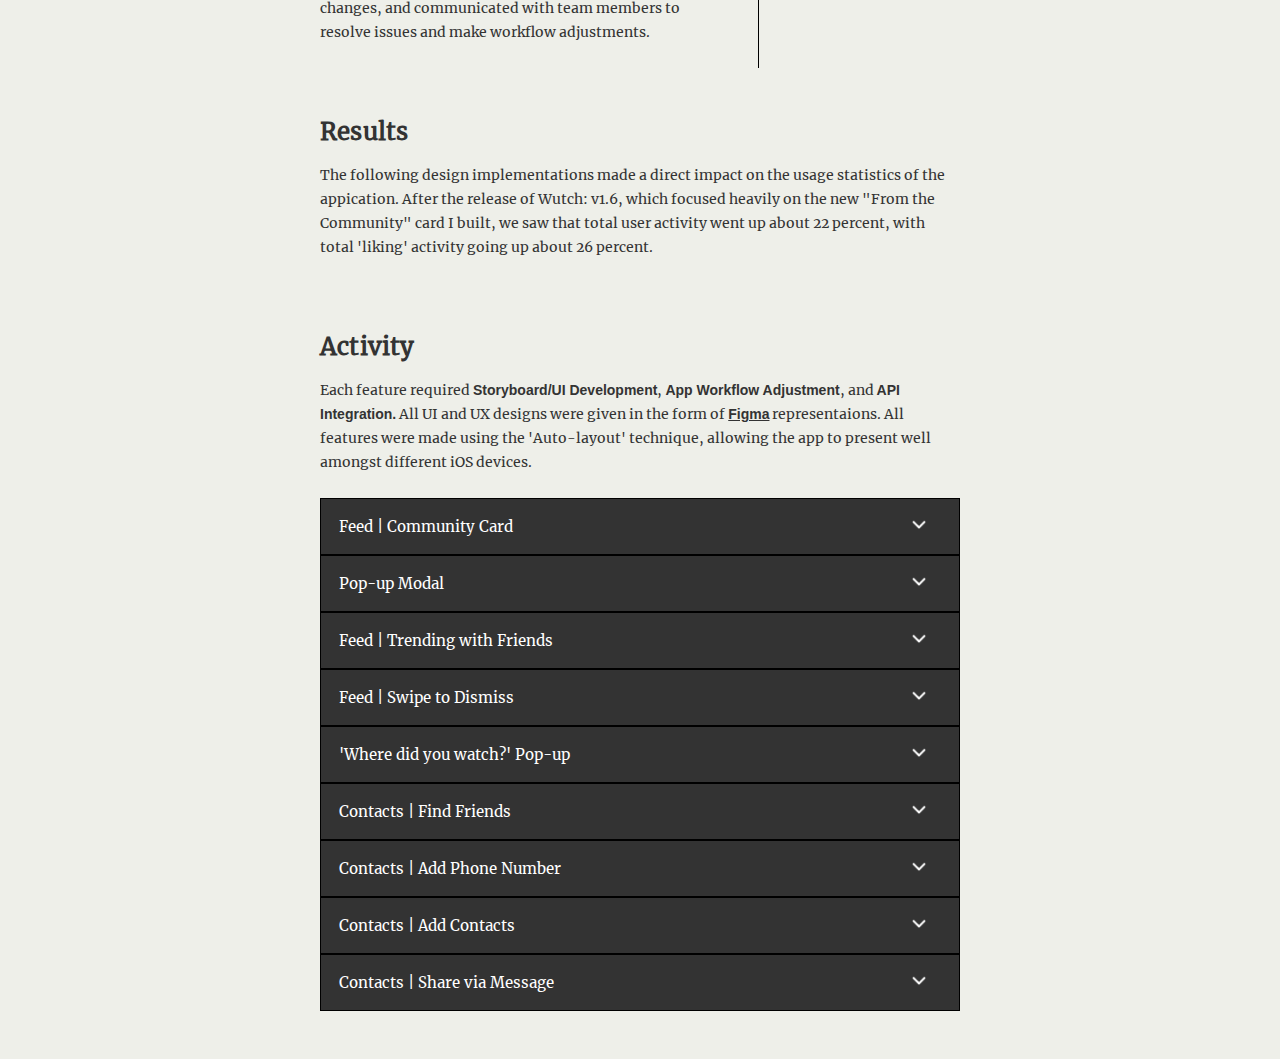
<file: speedySpot.html>
<!DOCTYPE html>
<html lang="en">
<head>
    <meta charset="UTF-8">
    <meta name="viewport" content="width=device-width, initial-scale=1.0">
    <title>Austin Biegler | Software Developer</title>
    <link rel="stylesheet" href="style.css">
</head>
<body style="background-color:#eeefe9;">

    <a href="index.html"></a>

    <!-- ABOVE BANNER -->
    <a href="index.html"><img id="arrow" 
        onmouseover="this.src='assets/icons/arrow-left-green.png'"
        onmouseout="this.src='assets/icons/arrow-left.png'" 
        src="assets/icons/arrow-left.png" alt=""></a>


    <div class="project-header">
        <h1>Speedy Spot | Full Stack App Development</h1>
    </div>


    <!-- BANNER -->
    <div class="banner">
        <img src="assets/tiles/banners/speedyspot_banner.png" alt="">
    </div>


    <!-- DESCRIPTION -->
    <div class="wrapper">
        <section class="left">
            <article class="post">
                <h1 style="color: #539936;">Rodrigo Corral Designs | Website Development</h1>
                <p>Wutch: Together, find better stuff to watch. Wutch is an app for all your show and movie recommendations, curated by your friends. With a rapid increase in the number of people subscribed to streaming services; as well as an increase in the number of streaming services available, there became a problem. What do I watch and where do I watch it? </p>

            </article>
            <article class="post">
                <h1>Task</h1>
                <p>My role was to bring ideas to life with time complexity, modularity, and efficiency in mind. With each update I managed development timelines, implemented design changes, and communicated with team members to resolve issues and make workflow adjustments.
            </article>

        </section>

        <section class="right">
            <article class="side-bar-item">
                <h2>Timeline</h2>
                <p>July 2021 - Present</p>
            </article>
            <article class="side-bar-item">
                <h2>Tools Used</h2>
                <li>Xcode</li>
                <li>Figma</li>
                <li>iOS Simulator</li>
                <li style="padding-bottom: 12px;">Trello</li>
            </article>
            <a href="https://apps.apple.com/us/app/wutch/id1472455232" target="_blank"><button class="btn1"><span class="button-text">View in App Store</span></button></a>
        </section>
    </div>

    <!-- DETAIL -->
    <div class="activity">

        <article class="post" style="padding-bottom: 48px;">
            <h1>Results</h1>
            <p>The following design implementations made a direct impact on the usage statistics of the appication. After the release of Wutch: v1.6, which focused heavily on the new "From the Community" card I built, we saw that total user activity went up about 22 percent, with total 'liking' activity going up about 26 percent.</p>
        </article>

        <article class="post">
            <h1>Activity</h1>
            <p>Each feature required <b>Storyboard/UI Development</b>, <b>App Workflow Adjustment</b>, and <b>API Integration.</b> All UI and UX designs were given in the form of <a href="https://www.figma.com/about/" target="_blank"><b>Figma</b></a> representaions. All features were made using the 'Auto-layout' technique, allowing the app to present well amongst different iOS devices.</p>
        </article>


        <!-- Community Card  -->
        <button type="button" class="collapsible">Feed | Community Card<span class="expand"><img src="assets/icons/arrow-down.png" alt=""></span></button>
        <div class="content">
            <div class="wrapper-activity">
                <div class="feature-left">
                    <h2>Feed | Community Card</h2>
                    <li>Shows the latest on what is going on in the Wutch community</li>
                    <li>Pinned to the top of the feed</li>
                    <li>Users can interact by liking, going to the associated user's profile, or tapping on the card to go to the main title screen</li>
                    <li>Increases user to user outreach</li>
                    <li>Can contain an indefinite number of 'comment cards' within the horizontable scroll section</li>
                </div>
                <div class="feature-right">
                    <img src="projects/wutch/wutch photos/communitycard.png" alt="">
                </div>
            </div>
        </div>


        <!-- MODAL  -->
        <button type="button" class="collapsible">Pop-up Modal<span class="expand"><img src="assets/icons/arrow-down.png" alt=""></span></button>
        <div class="content">
            <div class="wrapper-activity">
                <div class="feature-left">
                    <h2>Pop-up Modal</h2>
                    <li>Modal appears upon new installations and after updating the application</li>
                    <li>Users can press 'Got it', the upper-right 'x' or outside the modal to close it</li>
                </div>
                <div class="feature-right">
                    <img src="projects/wutch/wutch photos/modal.png" alt="">
                </div>
            </div>
        </div>
        



        <!-- TRENDING WITH FRIENDS  -->
        <button type="button" class="collapsible">Feed | Trending with Friends<span class="expand"><img src="assets/icons/arrow-down.png" alt=""></span></button>
        <div class="content">
            <div class="wrapper-activity">
                <div class="feature-left">
                    <h2>Feed | Trending with Friends</h2>
                    <li>Shows the movies your friends are interacting with</li>
                    <li>Can contain an indefinite number of 'posters' within the horizontable scroll section</li>
                </div>
                <div class="feature-right">
                    <img src="projects/wutch/wutch photos/trendingfriends.png" alt="">
                </div>
            </div>
        </div>
        



        <!-- SWIPE TO DISMISS  -->
        <button type="button" class="collapsible">Feed | Swipe to Dismiss<span class="expand"><img src="assets/icons/arrow-down.png" alt=""></span></button>
        <div class="content">
            <div class="wrapper-activity">
                <div class="feature-left">
                    <h2>Feed | Swipe to Dismiss</h2>
                    <li>Users can intuitively swipe to dismiss a card</li>
                </div>
                <div class="feature-right">
                    <img src="projects/wutch/wutch photos/swipetodismiss.png" alt="">
                </div>
            </div>
        </div>
        




        <!-- 'WHERE DID YOU WACTCH  -->
        <button type="button" class="collapsible">'Where did you watch?' Pop-up<span class="expand"><img src="assets/icons/arrow-down.png" alt=""></span></button>
        <div class="content">
            <div class="wrapper-activity">
                <div class="feature-left">
                    <h2>'Where did you watch?' Pop-up</h2>
                    <li>After endorsing a title, the user is presented with this pop-up screen to capture the platform they watched it on</li>
                    <li>User can easily exit by pressing 'Cancel' or by pressing on the 'x'</li>
                    <li>The data collected on this screen informs users on where they can watch a movie/show on the main title screens</li>
                </div>
                <div class="feature-right">
                    <img src="projects/wutch/wutch photos/watchdata.png" alt="">
                </div>
            </div>
        </div>
        





        <!-- CONTACTS | FIND FRIENDS  -->
        <button type="button" class="collapsible">Contacts | Find Friends<span class="expand"><img src="assets/icons/arrow-down.png" alt=""></span></button>
        <div class="content">
            <div class="wrapper-activity">
                <div class="feature-left">
                    <h2>Contacts | Find Friends</h2>
                    <li>A screen to bring the process of connecting with others into one corner of the app</li>
                    <li>This screen allows users to connect with friends via Facebook and share contacts to find friends already on the app</li>
                </div>
                <div class="feature-right">
                    <img src="projects/wutch/wutch photos/findfriends.png" alt="">
                </div>
            </div>  
        </div>
        




        <!-- CONTACTS | ADD PHONE NUMBER  -->
        <button type="button" class="collapsible">Contacts | Add Phone Number<span class="expand"><img src="assets/icons/arrow-down.png" alt=""></span></button>
        <div class="content">
            <div class="wrapper-activity">
                <div class="feature-left">
                    <h2>Contacts | Add Phone Number</h2>
                    <li>Users can enter their phone number, making it easier for their friends to find them in the app</li>
                    <li>Made modularly to also be used in onboarding</li>
                </div>
                <div class="feature-right">
                    <img src="projects/wutch/wutch photos/addphonenumber.png" alt="">
                </div>
            </div>
        </div>
        




        <!-- CONTACTS | ADD CONTACTS  -->
        <button type="button" class="collapsible">Contacts | Add Contacts<span class="expand"><img src="assets/icons/arrow-down.png" alt=""></span></button>
        <div class="content">
            <div class="wrapper-activity">
                <div class="feature-left">
                    <h2>Contacts | Add Contacts</h2>
                    <li>Asks the user is they would like to share their contacts in order to be connected with friends already on the app</li>
                    <li>Made modularly to also be used in onboarding</li>
                </div>
                <div class="feature-right">
                    <img src="projects/wutch/wutch photos/addcontacts.png" alt="">
                </div>
            </div>
        </div>
        






        <!-- CONTACTS | SHARE VIA MESSAGE  -->
        <button type="button" class="collapsible">Contacts | Share via Message<span class="expand"><img src="assets/icons/arrow-down.png" alt=""></span></button>
        <div class="content">
            <div class="wrapper-activity">
                <div class="feature-left">
                    <h2>Contacts | Share via Message</h2>
                    <li>Users can invite others to the app via SMS message or email</li>
                    <li>This share menu is modular to adapt the message in different share scenarios</li>
                </div>
                <div class="feature-right">
                    <img src="projects/wutch/wutch photos/sharecard.png" alt="">
                </div>
            </div> 
        </div>
        


    </div>
    <script>
        var coll = document.getElementsByClassName("collapsible");
        var i;

        console.log(coll[0].children[0].textContent)


        

        for (i = 0; i < coll.length; i++) {
        coll[i].addEventListener("click", function() {

            this.classList.toggle("active");
            var content = this.nextElementSibling;
            if (content.style.display === "block") {
                this.children[0].children[0].src = "assets/icons/arrow-down.png"
                content.style.display = "none";
            } else {
                content.style.display = "block";
                this.children[0].children[0].src = "assets/icons/arrow-up.png"
            }
        });
        }
    </script>


</body>

</html>
</file>
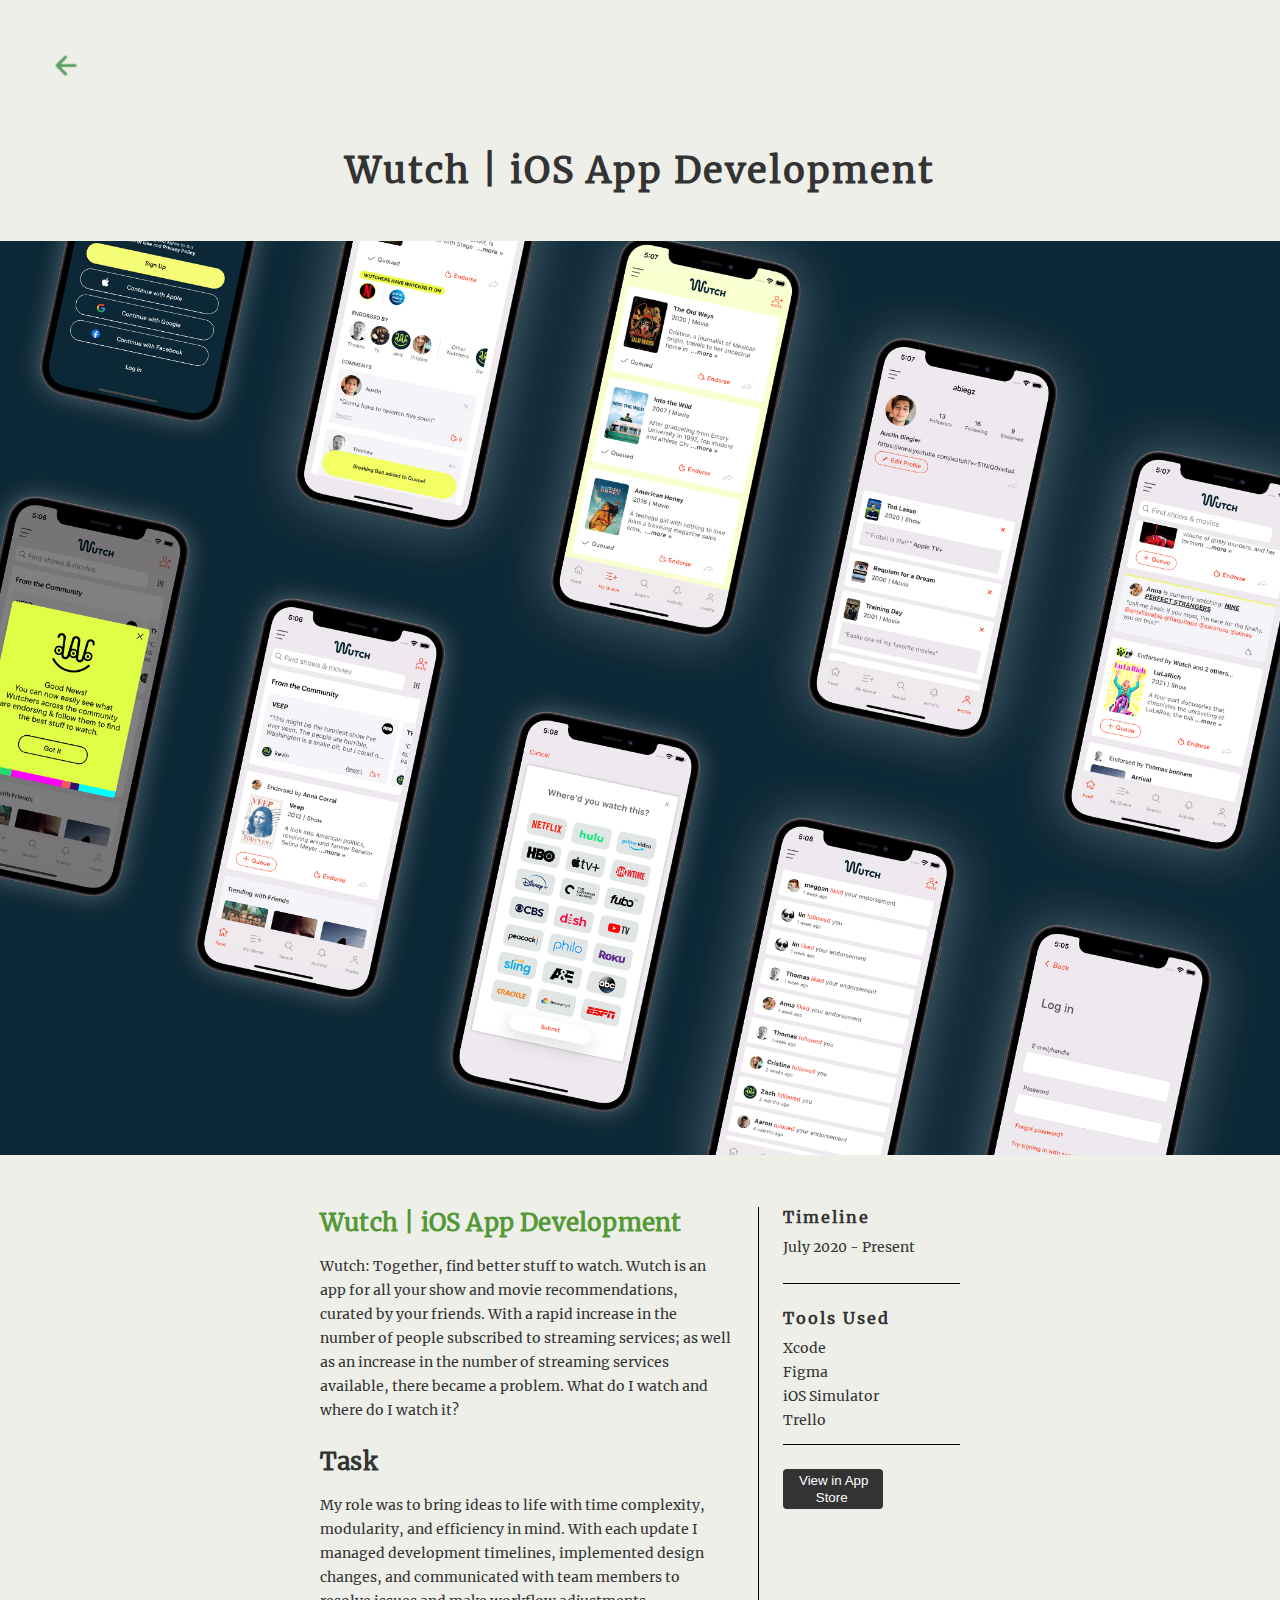
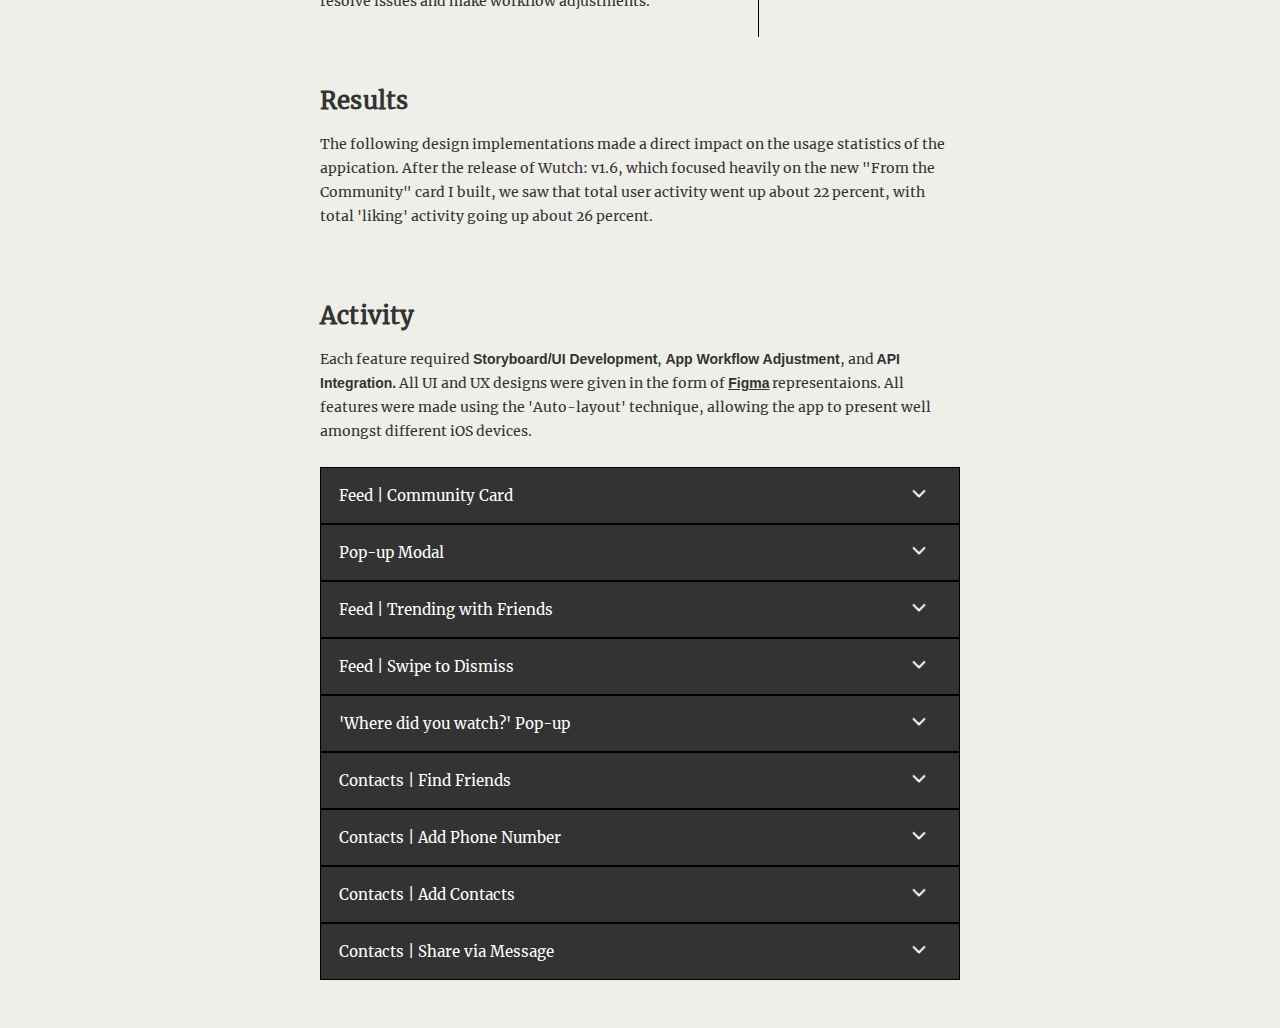
<file: wutch.html>
<!DOCTYPE html>
<html lang="en">
<head>
    <meta charset="UTF-8">
    <meta name="viewport" content="width=device-width, initial-scale=1.0">
    <title>Austin Biegler | Software Developer</title>
    <link rel="stylesheet" href="style.css">
</head>
<body style="background-color:#eeefe9;">

    <a href="index.html"></a>

    <!-- ABOVE BANNER -->
    <a href="index.html"><img id="arrow" 
        onmouseover="this.src='assets/icons/arrow-left-green.png'"
        onmouseout="this.src='assets/icons/arrow-left.png'" 
        src="assets/icons/arrow-left.png" alt=""></a>



    <div class="project-header">
        <h1>Wutch | iOS App Development</h1>
    </div>


    <!-- BANNER -->
    <div class="banner">
        <img src="assets/tiles/banners/wutch_tile.png" alt="">
    </div>


    <!-- DESCRIPTION -->
    <div class="wrapper">
        <section class="left">
            <article class="post">
                <h1 style="color: #539936;">Wutch | iOS App Development</h1>
                <p>Wutch: Together, find better stuff to watch. Wutch is an app for all your show and movie recommendations, curated by your friends. With a rapid increase in the number of people subscribed to streaming services; as well as an increase in the number of streaming services available, there became a problem. What do I watch and where do I watch it? </p>

            </article>
            <article class="post">
                <h1>Task</h1>
                <p>My role was to bring ideas to life with time complexity, modularity, and efficiency in mind. With each update I managed development timelines, implemented design changes, and communicated with team members to resolve issues and make workflow adjustments.
            </article>

        </section>

        <section class="right">
            <article class="side-bar-item">
                <h2>Timeline</h2>
                <p>July 2020 - Present</p>
            </article>
            <article class="side-bar-item">
                <h2>Tools Used</h2>
                <li>Xcode</li>
                <li>Figma</li>
                <li>iOS Simulator</li>
                <li style="padding-bottom: 12px;">Trello</li>
            </article>
            <a href="https://apps.apple.com/us/app/wutch/id1472455232" target="_blank"><button class="btn1"><span class="button-text">View in App Store</span></button></a>
        </section>
    </div>

    <!-- DETAIL -->
    <div class="activity">

        <article class="post" style="padding-bottom: 48px;">
            <h1>Results</h1>
            <p>The following design implementations made a direct impact on the usage statistics of the appication. After the release of Wutch: v1.6, which focused heavily on the new "From the Community" card I built, we saw that total user activity went up about 22 percent, with total 'liking' activity going up about 26 percent.</p>
        </article>

        <article class="post">
            <h1>Activity</h1>
            <p>Each feature required <b>Storyboard/UI Development</b>, <b>App Workflow Adjustment</b>, and <b>API Integration.</b> All UI and UX designs were given in the form of <a href="https://www.figma.com/about/" target="_blank"><b>Figma</b></a> representaions. All features were made using the 'Auto-layout' technique, allowing the app to present well amongst different iOS devices.</p>
        </article>


        <!-- Community Card  -->
        <button type="button" class="collapsible">Feed | Community Card<span class="expand"><img src="assets/icons/arrow-down.png" alt=""></span></button>
        <div class="content">
            <div class="wrapper-activity">
                <div class="feature-left">
                    <h2>Feed | Community Card</h2>
                    <li>Shows the latest on what is going on in the Wutch community</li>
                    <li>Pinned to the top of the feed</li>
                    <li>Users can interact by liking, going to the associated user's profile, or tapping on the card to go to the main title screen</li>
                    <li>Increases user to user outreach</li>
                    <li>Can contain an indefinite number of 'comment cards' within the horizontable scroll section</li>
                </div>
                <div class="feature-right">
                    <img src="projects/wutch/wutch photos/communitycard.png" alt="">
                </div>
            </div>
        </div>


        <!-- MODAL  -->
        <button type="button" class="collapsible">Pop-up Modal<span class="expand"><img src="assets/icons/arrow-down.png" alt=""></span></button>
        <div class="content">
            <div class="wrapper-activity">
                <div class="feature-left">
                    <h2>Pop-up Modal</h2>
                    <li>Modal appears upon new installations and after updating the application</li>
                    <li>Users can press 'Got it', the upper-right 'x' or outside the modal to close it</li>
                </div>
                <div class="feature-right">
                    <img src="projects/wutch/wutch photos/modal.png" alt="">
                </div>
            </div>
        </div>
        



        <!-- TRENDING WITH FRIENDS  -->
        <button type="button" class="collapsible">Feed | Trending with Friends<span class="expand"><img src="assets/icons/arrow-down.png" alt=""></span></button>
        <div class="content">
            <div class="wrapper-activity">
                <div class="feature-left">
                    <h2>Feed | Trending with Friends</h2>
                    <li>Shows the movies your friends are interacting with</li>
                    <li>Can contain an indefinite number of 'posters' within the horizontable scroll section</li>
                </div>
                <div class="feature-right">
                    <img src="projects/wutch/wutch photos/trendingfriends.png" alt="">
                </div>
            </div>
        </div>
        



        <!-- SWIPE TO DISMISS  -->
        <button type="button" class="collapsible">Feed | Swipe to Dismiss<span class="expand"><img src="assets/icons/arrow-down.png" alt=""></span></button>
        <div class="content">
            <div class="wrapper-activity">
                <div class="feature-left">
                    <h2>Feed | Swipe to Dismiss</h2>
                    <li>Users can intuitively swipe to dismiss a card</li>
                </div>
                <div class="feature-right">
                    <img src="projects/wutch/wutch photos/swipetodismiss.png" alt="">
                </div>
            </div>
        </div>
        




        <!-- 'WHERE DID YOU WACTCH  -->
        <button type="button" class="collapsible">'Where did you watch?' Pop-up<span class="expand"><img src="assets/icons/arrow-down.png" alt=""></span></button>
        <div class="content">
            <div class="wrapper-activity">
                <div class="feature-left">
                    <h2>'Where did you watch?' Pop-up</h2>
                    <li>After endorsing a title, the user is presented with this pop-up screen to capture the platform they watched it on</li>
                    <li>User can easily exit by pressing 'Cancel' or by pressing on the 'x'</li>
                    <li>The data collected on this screen informs users on where they can watch a movie/show on the main title screens</li>
                </div>
                <div class="feature-right">
                    <img src="projects/wutch/wutch photos/watchdata.png" alt="">
                </div>
            </div>
        </div>
        





        <!-- CONTACTS | FIND FRIENDS  -->
        <button type="button" class="collapsible">Contacts | Find Friends<span class="expand"><img src="assets/icons/arrow-down.png" alt=""></span></button>
        <div class="content">
            <div class="wrapper-activity">
                <div class="feature-left">
                    <h2>Contacts | Find Friends</h2>
                    <li>A screen to bring the process of connecting with others into one corner of the app</li>
                    <li>This screen allows users to connect with friends via Facebook and share contacts to find friends already on the app</li>
                </div>
                <div class="feature-right">
                    <img src="projects/wutch/wutch photos/findfriends.png" alt="">
                </div>
            </div>  
        </div>
        




        <!-- CONTACTS | ADD PHONE NUMBER  -->
        <button type="button" class="collapsible">Contacts | Add Phone Number<span class="expand"><img src="assets/icons/arrow-down.png" alt=""></span></button>
        <div class="content">
            <div class="wrapper-activity">
                <div class="feature-left">
                    <h2>Contacts | Add Phone Number</h2>
                    <li>Users can enter their phone number, making it easier for their friends to find them in the app</li>
                    <li>Made modularly to also be used in onboarding</li>
                </div>
                <div class="feature-right">
                    <img src="projects/wutch/wutch photos/addphonenumber.png" alt="">
                </div>
            </div>
        </div>
        




        <!-- CONTACTS | ADD CONTACTS  -->
        <button type="button" class="collapsible">Contacts | Add Contacts<span class="expand"><img src="assets/icons/arrow-down.png" alt=""></span></button>
        <div class="content">
            <div class="wrapper-activity">
                <div class="feature-left">
                    <h2>Contacts | Add Contacts</h2>
                    <li>Asks the user is they would like to share their contacts in order to be connected with friends already on the app</li>
                    <li>Made modularly to also be used in onboarding</li>
                </div>
                <div class="feature-right">
                    <img src="projects/wutch/wutch photos/addcontacts.png" alt="">
                </div>
            </div>
        </div>
        






        <!-- CONTACTS | SHARE VIA MESSAGE  -->
        <button type="button" class="collapsible">Contacts | Share via Message<span class="expand"><img src="assets/icons/arrow-down.png" alt=""></span></button>
        <div class="content">
            <div class="wrapper-activity">
                <div class="feature-left">
                    <h2>Contacts | Share via Message</h2>
                    <li>Users can invite others to the app via SMS message or email</li>
                    <li>This share menu is modular to adapt the message in different share scenarios</li>
                </div>
                <div class="feature-right">
                    <img src="projects/wutch/wutch photos/sharecard.png" alt="">
                </div>
            </div> 
        </div>
        


    </div>
    <script>
        var coll = document.getElementsByClassName("collapsible");
        var i;

        console.log(coll[0].children[0].textContent)


        

        for (i = 0; i < coll.length; i++) {
        coll[i].addEventListener("click", function() {

            this.classList.toggle("active");
            var content = this.nextElementSibling;
            if (content.style.display === "block") {
                this.children[0].children[0].src = "assets/icons/arrow-down.png"
                content.style.display = "none";
            } else {
                content.style.display = "block";
                this.children[0].children[0].src = "assets/icons/arrow-up.png"
            }
        });
        }
    </script>
</body>
</html>
</file>
<file: style.css>
/* Merriweather Font */
@font-face {
    font-family: 'Merriweather';
    src: url('assets/Merriweather/Merriweather-Regular.ttf'), url('assets/Merriweather/Merriweather-Regular.ttf') format('truetype');
    font-weight: normal;
    font-style: normal;
}
@font-face {
    font-family: 'Merriweather-light';
    src: url('assets/Merriweather/Merriweather-Light.ttf'), url('assets/Merriweather/Merriweather-Light.ttf') format('truetype');
    font-weight: light;
    font-style: normal;
}


/* Global */
*{
    margin: 0;
    padding: 0;
    /* font-family: sans-serif; */
    font-family:"Gilroy", "Helvetica Neue", Helvetica, Arial, sans-serif;
}
a, a:hover, a:visited, a:active {
    color: inherit;
    text-decoration: none;
    -webkit-tap-highlight-color: transparent !important;
   }




/* HOME */
.header {
    padding-top: 10%;
    width: 40%;
    padding-left: 5%;
    padding-right: 5%;
    box-sizing: border-box;
    overflow: hidden;
    background-color: #eeefe9;
    position: fixed;

    /* border:1px solid black; */

}
h1 {
    font-family: "Merriweather";
    /* font-size: xx-large; */
    font-size: 36px;
    letter-spacing: .125rem;
    color: #333333;
}
h2 {
    font-family: "Merriweather";
    font-size: 24px;
    color: #333333;
}
p {
    font-family: "Merriweather";
    color: #333333;
}
.header h3 {
    padding-top: 16px;
    font-family: "Merriweather";
    font-size: 18px;
    font-weight:800;
    letter-spacing: .0625rem;
    line-height: 1.5rem;
    color: #333333;
}
.header a {
    text-decoration: none;
    color: inherit;
}
.header a:hover {
    color: #6aa84f;
}
#wutch {
    text-decoration: underline;
    text-decoration-color: #6aa84f;
    font-weight: 400;
}
#name {
    text-decoration: underline;
    text-decoration-color: #6aa84f;
}   
#name:hover {
    color: #6aa84f;
}
.header img {
    padding-top: 16px;
    width: 35px;
    opacity: 75%;
}
#email-row {
    margin-top: -8px;
}
#doc {
    width: 32px;
    padding-bottom: 1.5px;
}
#env {
    width: 28px;
    padding-right: 12px;
    margin-bottom: -8px;
}
#email:hover {
    color: #6aa84f;
}
.projects {
    padding-top: 5%;
    padding-right: 5%;
    float: right;
    width: 55%;

    background-color: #eeefe9;
    
    /* border:1px solid black; */
}
.project {
    margin-top: 5%;
    padding-top: 0%;

    /* border:1px solid black; */
}
.project img {
    width: 100%;
    border-radius: 15px;

    transition: .25s ease;
}
.project img:hover {
    -webkit-transform: scale(1.1);
    -ms-transform: scale(1.1);
    transform: scale(1.1);
    transition: .25s ease;
}









/*  PROJECT ABOVE BANNER */
.banner img{
    width: 100%;
}
.project-header {
    margin-left:auto;
    margin-right:auto;
    text-align: center;
    padding-top: 148px;
    padding-bottom: 48px;
}
.project-header h1 {
    font-weight: bolder;
}
#arrow {
    position: fixed;
    padding-left: 48px;
    padding-top: 48px;
    width: 36px;
}
#back-to-top {
    position: fixed;
    padding-left: 48px;
    padding-top: 48px;
    width: 36px;
}











/* PROJECT OVERVIEW */
.wrapper{
    padding-top: 48px;
    padding-bottom: 48px;
    width: 50%;
    margin-right: auto;
    margin-left: auto;
    display: flex;
}
.wrapper h1 {
    font-size: 24px;
    letter-spacing: .0125rem;
    font-weight:900;
    padding-bottom: 16px;
}
.wrapper h2 {
    font-size: 16px;
    letter-spacing: .125rem;
    font-weight:900;
    padding-bottom: 8px;
}
.wrapper p {
    font-size: 14px;
    letter-spacing: 0rem;
    font-weight:400;
    padding-bottom: 24px;
    line-height: 1.5rem;
}
.wrapper li {
    font-family: "Merriweather";
    color: #333333;
    font-size: 14px;
    padding-left: 24px;
    line-height: 1.5rem;
}
.left {
    width: 70%;
    border-right: 1px solid black;
    padding-right: 24px;
}
.right {
    padding-left: 24px;
    width: 30%;
}
.right li {
    list-style-type: none;
    padding-left: 0;
}
.side-bar-item{
    border-bottom: 1px solid black;
    margin-bottom: 24px;
}
.btn1 {
    width: 100px;
    height: 40px;
    font-family: "Merriweather";
    background-color: #333333;
    border: none;
    border-radius: 4px;
    color: white;
}
.btn1:hover {
    cursor: pointer;
    background-color:#539936;
}
.button-text {
    padding-top: 2px;
    padding-left: 2px;
    padding-right: 2px;
    padding-bottom: 2px;
}











/* ACTIVITY */
.activity {
    padding-top: 0px;
    padding-bottom: 48px;
    width: 50%;
    margin-right: auto;
    margin-left: auto;
    display: block;
}
.activity h1 {
    font-size: 24px;
    letter-spacing: .0125rem;
    font-weight:900;
    padding-bottom: 16px;
}
.activity h2 {
    font-size: 16px;
    letter-spacing: .125rem;
    font-weight:900;
    padding-bottom: 8px;
}
.activity p {
    font-size: 14px;
    letter-spacing: 0rem;
    font-weight:400;
    padding-bottom: 24px;
    line-height: 1.5rem;
}
.activity li {
    font-family: "Merriweather";
    color: #333333;
    font-size: 14px;
    padding-left: 8%;
    padding-right: 8%;
    padding-bottom: 12px;
    line-height: 1.5rem;
}
.activity a {
    text-decoration: underline;
    color: #333333;
}
.activity a:hover {
    text-decoration: underline;
    color: #6aa84f;
}
.wrapper-activity{
    padding-top: 48px;
    padding-bottom: 48px;
    display: flex;
}
.feature-left {
    width: 60%;
}
.feature-right {
    width: 40%;
}
.feature-left h2 {
    padding-top: 10%;
    margin-right: auto;
    margin-left: auto;
    text-align: center;
    font-weight: 900;
    /* text-decoration: underline; */
}
.feature-right img {
    width: 90%;
    margin: auto;
    display: block;
    transition: .25s ease;
}
.feature-left img {
    width: 90%;
    margin: auto;
    display: block;
    transition: .25s ease;
}
.feature-left img:hover {
    -webkit-transform: scale(1.4);
    -ms-transform: scale(1.4);
    transform: scale(1.4);
    transition: .25s ease;
}
.feature-right img:hover {
    -webkit-transform: scale(1.2);
    -ms-transform: scale(1.2);
    transform: scale(1.2);
    transition: .25s ease;
}



.collapsible {
    font-family: "Merriweather";
    /* background-color: #eeefe9; */
    background-color: #333333;
    color:white;
    cursor: pointer;
    padding: 18px;
    width: 100%;
    border: 1px solid black;
    /* border-radius: 8px; */
    text-align: left;
    outline: none;
    font-size: 15px;
  }
  .active, .collapsible:hover {
    background-color: #539936;
  }
  .content {
    padding: 12px;
    display: none;
    overflow: hidden;
    background-color: #eeefe9;
    border: 1px solid black;
  }
  .expand {
      width: 5%;
      float: right;
  }
  .expand img {
      /* margin-top: -6px; */
      width: 16px;
  }
.collapsible, .collapsible:hover, .collapsible:visited, .collapsible:active {
    /* color: inherit; */
    /* text-decoration: none; */
    -webkit-tap-highlight-color: transparent !important;
   }

/* Desktop */
@media only screen and (min-width:760px) {

}

/* Tablet */
@media only screen and (max-width:760px) {

    /* INDEX */
    .header {
        padding-top: 12%;
        width: 90%;
        margin: auto;
        box-sizing: border-box;
        overflow: hidden;
        background-color: #eeefe9;
        position: relative;
    }
    .projects {
        margin: auto;
        float: none;
        /* width: 80%; */
        width: 100%;
    
        background-color: #eeefe9;
        
    }
    .project {
        margin-top: 5%;
        padding-top: 8%;
        /* padding-top: 0%; */
        width: 80%;
        float: none;
        margin: auto;
    
        /* border:1px solid black; */
    }
    .project img {
        margin: auto;
        display: block;
        width: 100%;
        border-radius: 15px;
    
        transition: .25s ease;
    }



    /*  PROJECT ABOVE BANNER */
    #arrow {
        position: relative;
        padding-left: 16px;
        padding-top: 24px;
        width: 24px;
    }
    .project-header {
        padding-top: 64px;
    }



    /* PROJECT OVERVIEW */
    .wrapper {
        display: block;
        width: 85%;
    }
    .left {
        width: 100%;
        box-sizing: border-box;
        border-right: none;
    }
    .right {
        width: 100%;
        box-sizing: border-box;
        padding-top: 58px;
        padding-left: 0px;
    }


    /* ACTIVITY */
    .activity {
        padding-top: 24px;
        display: block;
        width: 85%;
    }
    .activity li {
        padding-left: 0;
        padding-right: 0;
    }
    .wrapper-activity{
        padding-top: 24px;
        padding-bottom: 24px;
        display: block;
    }
    .feature-right {
        width: 100%;
        display: block;
        /* border-bottom: 1px solid black; */
    }
    .feature-left {
        width: 100%;
        display: block;
    }
    .feature-left h2 {
        padding-top: 0%;
    }
    .feature-right img {
        width: 90%;
        display: block;
        margin-right: auto;
        margin-left: auto;
        float: none;

        padding-bottom: 12px;
    }
    .feature-left img {
        width: 90%;
        display: block;
        margin-right: auto;
        margin-left: auto;
        float: none;
    }
    .feature-left img:hover {
        -webkit-transform: scale(1.0);
        -ms-transform: scale(1.0);
        transform: scale(1.0);
        transition: .25s ease;
    }
    .feature-right img:hover {
        -webkit-transform: scale(1.0);
        -ms-transform: scale(1.0);
        transform: scale(1.0);
        transition: .25s ease;
    }
}

/* Mobile */
@media only screen and (max-width:414px) {

}
</file>
